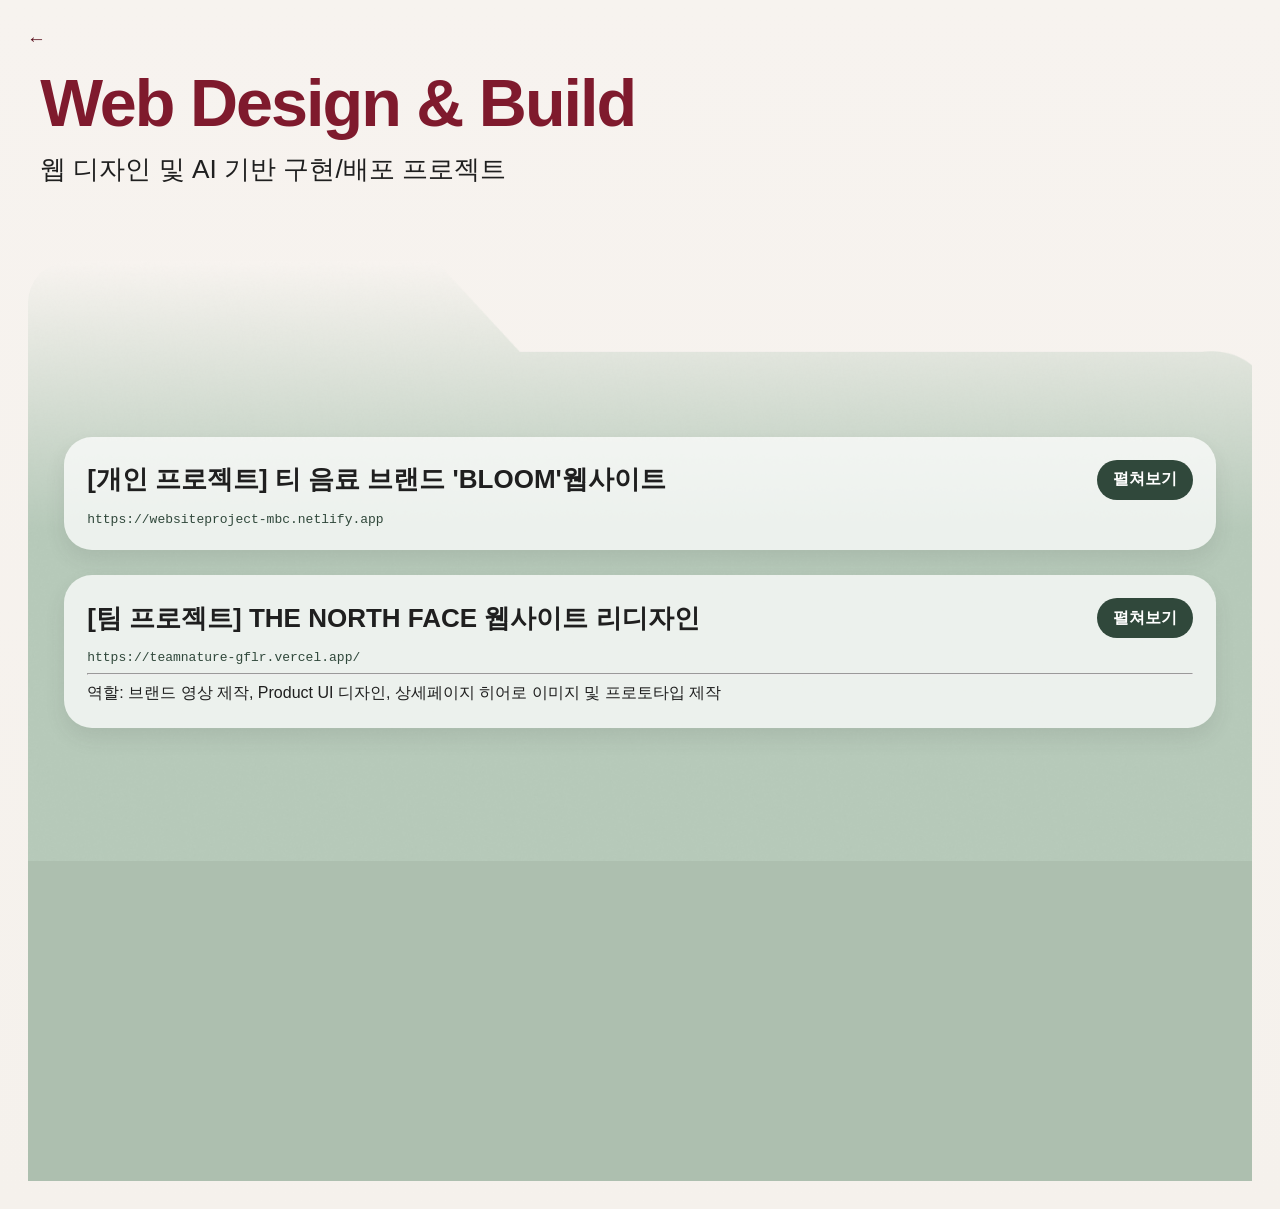
<file: projects_6.html>
<!doctype html>
<html lang="ko">
  <head>
    <meta charset="UTF-8" />
    <meta name="viewport" content="width=device-width, initial-scale=1.0" />
    <title>Project 06 - Web Design & Build</title>
    <link rel="stylesheet" href="./portfolio.css" />
  </head>
  <body class="page-project page-project-06">
    <div class="page-wrap">
      <main class="project-main">
        <section class="project-head">
          <a class="back-to-index" href="./index.html#index" aria-label="Index로 돌아가기" title="Index로 돌아가기"></a>
          <h1>Web Design &amp; Build</h1>
          <p class="project-sub">웹 디자인 및 AI 기반 구현/배포 프로젝트</p>
        </section>

        <section class="project-folder folder-green">
          <div class="folder-content project06-content">
            <article class="project06-site-card" aria-labelledby="project06-site-1-title">
              <div class="project06-site-head">
                <h2 id="project06-site-1-title">[개인 프로젝트] 티 음료 브랜드 'BLOOM'웹사이트 </h2>
                <button class="project06-toggle" type="button" aria-expanded="false" aria-controls="project06-site-1-embed">펼쳐보기</button>
              </div>

              <p class="project06-url">https://websiteproject-mbc.netlify.app</p>

              <div class="project06-embed" id="project06-site-1-embed" hidden>
                <iframe
                  src="https://websiteproject-mbc.netlify.app"
                  title="MBC website project preview"
                  loading="lazy"
                  referrerpolicy="no-referrer-when-downgrade"
                ></iframe>
                <p class="project06-fallback">임베드가 보이지 않으면 <a href="https://websiteproject-mbc.netlify.app" target="_blank" rel="noreferrer">새 탭에서 열기</a></p>
              </div>
            </article>

            <article class="project06-site-card" aria-labelledby="project06-site-2-title">
              <div class="project06-site-head">
                <h2 id="project06-site-2-title">[팀 프로젝트] THE NORTH FACE 웹사이트 리디자인</h2>
                <button class="project06-toggle" type="button" aria-expanded="false" aria-controls="project06-site-2-embed">펼쳐보기</button>
              </div>

              <p class="project06-url">https://teamnature-gflr.vercel.app/</p> <hr>
              <p>역할: 브랜드 영상 제작, Product UI 디자인, 상세페이지 히어로 이미지 및 프로토타입 제작</p>
              <div class="project06-embed" id="project06-site-2-embed" hidden>
                <iframe
                  src="https://teamnature-gflr.vercel.app/"
                  title="Team Nature project preview"
                  loading="lazy"
                  referrerpolicy="no-referrer-when-downgrade"
                ></iframe>
                <p class="project06-fallback">임베드가 보이지 않으면 <a href="https://teamnature-gflr.vercel.app/" target="_blank" rel="noreferrer">새 탭에서 열기</a></p>
              </div>
            </article>
          </div>
        </section>
      </main>
    </div>

    <script>
      (function () {
        const toggles = document.querySelectorAll('.project06-toggle');
        if (!toggles.length) return;

        toggles.forEach((button) => {
          button.addEventListener('click', () => {
            const targetId = button.getAttribute('aria-controls');
            const embed = targetId ? document.getElementById(targetId) : null;
            if (!embed) return;

            const isExpanded = button.getAttribute('aria-expanded') === 'true';
            const nextExpanded = !isExpanded;

            button.setAttribute('aria-expanded', String(nextExpanded));
            button.textContent = nextExpanded ? '접기' : '펼쳐보기';
            embed.hidden = !nextExpanded;
          });
        });
      })();
    </script>
  </body>
</html>
</file>
<file: portfolio.css>
﻿/* Project 02 전용 폴더 배경 및 카드 레이아웃 */
.project02-folder-wrap {
  position: relative;
  width: 100%;
  margin-top: 10px;
  overflow: visible;
}

/* ==========================================================
   PROJECT 06: Web Design & Build Folder Scaffold
   ========================================================== */
.page-project-06 .project-folder {
  margin-top: 58px;
  background:
    linear-gradient(180deg, transparent 0 600px, #adbfaf 600px 100%),
    url('./images/vector 7.png');
  background-repeat: no-repeat, no-repeat;
  background-position: top left, top center;
  background-size: 100% 100%, 100% auto;
}

.page-project-06 .folder-content {
  display: block;
  padding: 176px 36px 120px;
}

.page-project-06 .project06-content {
  display: grid;
  grid-template-columns: 1fr;
  gap: clamp(24px, 2vw, 34px);
}

.page-project-06 .project06-site-card {
  background: rgba(255, 255, 255, 0.74);
  border-radius: 28px;
  padding: clamp(20px, 1.8vw, 30px);
  box-shadow: 0 10px 20px rgba(55, 63, 57, 0.1);
}

.page-project-06 .project06-site-head {
  display: flex;
  justify-content: space-between;
  align-items: center;
  gap: 16px;
}

.page-project-06 .project06-site-head h2 {
  margin: 0;
  font-size: clamp(26px, 1.9vw, 34px);
}

.page-project-06 .project06-toggle {
  border: 0;
  border-radius: 999px;
  min-height: 40px;
  padding: 0 16px;
  font-size: 16px;
  font-weight: 700;
  background: #30483b;
  color: #fff;
  cursor: pointer;
}

.page-project-06 .project06-url {
  margin: 12px 0 0;
  font-family: var(--font-mono);
  font-size: clamp(13px, 0.95vw, 16px);
  color: #30483b;
}

.page-project-06 .project06-embed {
  margin-top: 16px;
}

.page-project-06 .project06-embed iframe {
  width: 100%;
  height: clamp(760px, 72vh, 1080px);
  border: 0;
  border-radius: 16px;
  background: #fff;
}

.page-project-06 .project06-fallback {
  margin: 10px 0 0;
  font-size: 14px;
}

@media (max-width: 1080px) {
  .page-project-06 .project-folder {
    margin-top: clamp(20px, 2.2vw, 32px);
  }

  .page-project-06 .folder-content {
    padding: 122px 20px 80px;
  }

  .page-project-06 .project06-embed iframe {
    height: clamp(680px, 68vh, 900px);
  }
}

@media (max-width: 700px) {
  .page-project-06 .project-folder {
    margin-top: 14px;
  }

  .page-project-06 .project06-site-head {
    flex-direction: column;
    align-items: flex-start;
  }
}

@media (min-width: 1081px) {
  .page-project-02 .project02-folder-wrap {
    margin-top: 110px;
  }
}

.project02-folder-vector4 {
  position: relative;
  width: 100%;
  min-height: 1080px;
  height: auto;
  overflow: visible;
  padding: 36px clamp(16px, 2vw, 28px) clamp(96px, 9.6vw, 168px);
  border-radius: 0;
  box-shadow: none;
  background: transparent;
  z-index: 0;
  pointer-events: none;
}

.project02-folder-vector4::before {
  content: '';
  position: absolute;
  left: 0;
  right: 0;
  top: 0;
  bottom: 0;
  z-index: 0;
  background: linear-gradient(180deg, transparent 0 934px, #cd855b 934px 100%);
}

.project02-folder-vector4 .folder-bg {
  display: block;
  width: 100%;
  height: auto;
  position: absolute;
  top: 0;
  left: 0;
  z-index: 1;
  pointer-events: none;
  transform: none;
}

.project02-archive-grid {
  position: relative;
  z-index: 1;
  pointer-events: auto;
  display: grid;
  grid-template-columns: 1fr;
  grid-auto-rows: auto;
  align-items: start;
  gap: clamp(14px, 2vw, 24px);
  width: 100%;
  margin: clamp(36px, 4vw, 56px) 0 0;
  padding: 0;
}

.project02-archive-block {
  width: 100%;
  max-width: 1378px;
  aspect-ratio: 1378 / 1388;
  position: relative;
  margin: 0 auto;
  display: block;
  min-height: 0;
  overflow: hidden;
  isolation: isolate;
}

.project02-archive-block--02 {
  max-width: 1352px;
  aspect-ratio: 1352 / 1362;
  margin-top: clamp(28px, 2.4vw, 38px);
  overflow: visible;
}

.archive-title-row {
  position: absolute;
  left: clamp(10px, 1.2vw, 18px);
  top: clamp(28px, 2.4vw, 38px);
  display: flex;
  align-items: baseline;
  gap: 14px;
  flex-wrap: wrap;
  z-index: 6;
}

.archive-label {
  margin: 0;
  font-family: var(--font-mono);
  font-size: clamp(18px, 1.5vw, 26px);
  letter-spacing: 0.06em;
  color: #8a2a36;
}

.archive-title-row h3 {
  margin: 0;
  font-family: var(--font-mono);
  font-size: clamp(24px, 2.2vw, 34px);
  font-weight: 700;
  letter-spacing: 0.02em;
  color: #6f1f2f;
}

.archive-summary {
  position: absolute;
  left: clamp(10px, 1.2vw, 18px);
  top: clamp(78px, 6.4vw, 104px);
  max-width: min(86%, 1050px);
  margin: 0;
  font-size: clamp(17px, 1.35vw, 23px);
  line-height: 1.46;
  color: rgba(86, 51, 40, 0.92);
  z-index: 5;
}

.archive01-layout {
  position: absolute;
  inset: 0;
  display: block;
  overflow: hidden;
}

.archive01-visuals {
  position: relative;
  width: 100%;
  height: 100%;
}

.archive-cover-card,
.archive-creative,
.archive-report-image {
  margin: 0;
  overflow: hidden;
  box-shadow: 0 16px 30px rgba(98, 61, 39, 0.22);
}

.archive-cover-card {
  border-radius: 10px;
  background: rgba(255, 255, 255, 0.25);
}

.archive-cover-card img,
.archive-creative img,
.archive-report-image img {
  width: 100%;
  height: 100%;
  display: block;
  object-fit: contain;
  object-position: center;
}

.archive-cover-card--large img,
.archive-cover-card--small img {
  height: auto;
  object-fit: contain;
}

.archive-cover-card--large {
  position: absolute;
  left: clamp(16px, 2vw, 30px);
  top: clamp(138px, 11.5vw, 182px);
  z-index: 1;
  width: 49.5%;
  height: auto;
  transform: none;
}

.archive-cover-card--small {
  position: absolute;
  left: clamp(264px, 23vw, 378px);
  top: clamp(274px, 24.5vw, 384px);
  z-index: 2;
  width: 49%;
  height: auto;
  margin-top: 0;
  transform: none;
}

.archive-creative {
  position: absolute;
  left: clamp(18px, 2vw, 30px);
  right: clamp(18px, 2vw, 30px);
  bottom: clamp(-8px, -0.6vw, 0px);
  width: auto;
  aspect-ratio: 3.25 / 1;
  border-radius: 0;
  margin-top: 0;
  z-index: 1;
  overflow: visible;
  box-shadow: none;
  background: transparent;
}

.archive-creative img {
  width: 110%;
  max-width: none;
  height: auto;
  margin-left: -5%;
}

.archive-role {
  position: absolute;
  right: clamp(12px, 1.4vw, 22px);
  top: clamp(292px, 24.5vw, 376px);
  justify-self: end;
  display: grid;
  gap: 18px;
  padding-top: 0;
  z-index: 4;
}

.archive-role-kicker {
  margin: 0;
  font-family: var(--font-mono);
  font-size: clamp(18px, 1.7vw, 26px);
  letter-spacing: 0.1em;
  color: #8a2a36;
  text-align: right;
}

.archive-role-tags {
  display: grid;
  grid-template-columns: repeat(2, max-content);
  gap: 12px 12px;
  justify-content: end;
  justify-items: end;
}

.archive-role-tags li {
  display: inline-flex;
  align-items: center;
  min-height: 34px;
  padding: 0 14px;
  border-radius: 999px;
  background: rgba(255, 255, 255, 0.93);
  border: 1px solid rgba(255, 255, 255, 0.4);
  color: #563328;
  font-size: clamp(14px, 1vw, 17px);
  white-space: nowrap;
}

.archive02-layout {
  position: absolute;
  left: clamp(16px, 2vw, 30px);
  right: clamp(16px, 2vw, 30px);
  top: clamp(150px, 12.5vw, 202px);
  display: grid;
  grid-template-columns: minmax(0, 7.15fr) minmax(250px, 2.85fr);
  gap: clamp(20px, 2vw, 30px);
  align-items: start;
  z-index: 2;
}

.archive-report-image {
  aspect-ratio: 1.82 / 1.12;
  border-radius: 8px;
  background: rgba(255, 255, 255, 0.25);
}

.archive-case-summary {
  display: grid;
  gap: 18px;
  align-content: start;
  padding-top: clamp(6px, 0.9vw, 12px);
  margin-left: 10px;
}

.archive-case {
  display: grid;
  gap: 10px;
  color: #2b1c19;
}

.archive-case-label {
  margin: 0;
  font-family: var(--font-mono);
  font-size: clamp(20px, 1.8vw, 28px);
  letter-spacing: 0.06em;
  color: #8a2a36;
}

.archive-case strong {
  font-size: clamp(31px, 3.05vw, 50px);
  line-height: 1.06;
  letter-spacing: -0.01em;
  font-weight: 800;
}

.archive-case span,
.archive-case em {
  font-style: normal;
  font-size: clamp(16px, 1.2vw, 22px);
  line-height: 1.2;
}

.archive-case--secondary {
  gap: 8px;
}

.archive-case--secondary strong {
  font-size: clamp(22px, 2.1vw, 34px);
  line-height: 1.14;
  letter-spacing: 0.02em;
}

.archive-case em {
  font-family: var(--font-mono);
  font-weight: 700;
  color: #6f1f2f;
}

.archive-case b {
  font-weight: 800;
}

.project02-archive-block--02 .archive-title-row {
  top: clamp(44px, 3.4vw, 67px);
}

.project02-archive-block--02 .archive-summary {
  top: clamp(113px, 9vw, 147px);
}

.archive-variation-row {
  position: absolute;
  left: clamp(16px, 2vw, 30px);
  right: clamp(16px, 2vw, 30px);
  bottom: -150px;
  display: grid;
  grid-template-columns: repeat(2, minmax(0, 1fr));
  gap: clamp(18px, 2vw, 30px);
  align-items: start;
  margin-top: 0;
  z-index: 3;
}

.project02-archive-block--02 .archive02-layout {
  top: clamp(212px, 17.2vw, 274px);
}

.archive-variation-card {
  display: grid;
  grid-template-columns: minmax(0, 1fr) minmax(0, 1fr);
  grid-template-areas:
    "copy copy"
    "placeholder media";
  gap: 12px;
  align-content: start;
  align-items: end;
  position: relative;
  background: transparent;
  border: 0;
  box-shadow: none;
}

.archive-variation-media {
  grid-area: media;
  margin: 0;
  display: flex;
  justify-content: flex-end;
  align-items: flex-end;
  box-shadow: none;
  overflow: visible;
}

.archive-variation-media img {
  width: 72%;
  height: auto;
  display: block;
  object-fit: contain;
  align-self: end;
  margin: 0;
  transform: translateX(-50%);
}

.archive-variation-copy {
  grid-area: copy;
  display: grid;
  gap: 8px;
  min-height: 74px;
}

.archive-variation-chip {
  display: inline-flex;
  align-items: center;
  width: fit-content;
  min-height: 34px;
  padding: 0 14px;
  border-radius: 999px;
  background: rgba(255, 255, 255, 0.94);
  color: #7a1e2c;
  font-family: var(--font-mono);
  font-size: clamp(14px, 1.05vw, 17px);
  font-weight: 700;
}

.archive-variation-text {
  margin: 0;
  font-size: clamp(14px, 1.05vw, 18px);
  line-height: 1.48;
  color: rgba(86, 51, 40, 0.92);
}

.archive-variation-video {
  grid-area: placeholder;
  position: relative;
  left: auto;
  bottom: auto;
  width: 96.8%;
  height: auto;
  min-height: 0;
  aspect-ratio: 0.6 / 1;
  border-radius: 0;
  background: transparent;
  border: 0;
  display: block;
  object-fit: cover;
  object-position: center;
  clip-path: inset(0 3% 0 3%);
  overflow: hidden;
  justify-self: start;
  align-self: end;
}

.archive-variation-note {
  position: absolute;
  left: clamp(16px, 2vw, 30px);
  right: clamp(16px, 2vw, 30px);
  bottom: clamp(360px, 29vw, 430px);
  margin: 0;
  font-size: clamp(14px, 1.05vw, 18px);
  line-height: 1.4;
  color: rgba(86, 51, 40, 0.9);
  z-index: 3;
}

/* Make Archive 02 height expand with content instead of fixed artboard sizing. */
.project02-archive-block--02 {
  aspect-ratio: auto;
  height: auto;
  min-height: 0;
  padding: clamp(30px, 2.4vw, 40px) clamp(16px, 2vw, 30px) clamp(40px, 3.2vw, 54px);
}

.project02-archive-block--02 .archive-title-row,
.project02-archive-block--02 .archive-summary,
.project02-archive-block--02 .archive02-layout,
.project02-archive-block--02 .archive-variation-row,
.project02-archive-block--02 .archive-variation-note {
  position: relative;
  left: auto;
  right: auto;
  top: auto;
  bottom: auto;
}

.project02-archive-block--02 .archive-title-row {
  margin: 0;
}

.project02-archive-block--02 .archive-summary {
  margin: clamp(10px, 0.9vw, 14px) 0 0;
  max-width: min(95%, 1080px);
}

.project02-archive-block--02 .archive02-layout {
  margin-top: clamp(20px, 1.8vw, 28px);
}

.project02-archive-block--02 .archive-variation-row {
  margin-top: clamp(26px, 2.2vw, 34px);
}

.project02-archive-block--02 .archive-variation-card {
  min-height: 620px;
}

.project02-archive-block--02 .archive-variation-note {
  margin-top: clamp(14px, 1.2vw, 18px);
}

@media (max-width: 1200px) {
}


  .page-project-05 .project05-biz-block {
    grid-template-columns: repeat(2, minmax(0, 1fr));
  }
@media (max-width: 900px) {
  .project02-folder-wrap {
    min-width: 1180px;
  }
}

@media (max-width: 640px) {
  .project02-folder-wrap {
    min-width: 1180px;
  }
}

/* ==========================================================
   PROJECT 02: Match Marketing Reference Layout
   ========================================================== */
.page-project-02 .project-head {
  margin-top: clamp(18px, 2vw, 28px);
  grid-template-columns: 1fr;
  gap: clamp(10px, 1.1vw, 14px);
}

.page-project-02 .project-main {
  padding: clamp(56px, 5vw, 84px) clamp(20px, 2.2vw, 34px) clamp(20px, 2.2vw, 34px);
}

.page-project-02 .project-head > :not(.strategy-block) {
  width: min(96%, 1240px);
}

.page-project-02 .project-sub {
  font-size: clamp(26px, 2.05vw, 36px);
  font-weight: 700;
}

.page-project-02 .project-note {
  font-size: clamp(14px, 1.05vw, 17px);
  line-height: 1.55;
}

.page-project-02 .badge-row {
  margin-top: clamp(8px, 0.7vw, 12px);
}

.page-project-02 .badge-row span {
  display: inline-grid;
  gap: 2px;
  justify-items: center;
  padding: 14px 24px;
  border-radius: 22px;
  font-family: var(--font-mono);
  min-width: clamp(130px, 9vw, 176px);
  min-height: 74px;
  font-size: clamp(20px, 1.5vw, 27px);
}

.page-project-02 .badge-row span small {
  font-size: clamp(15px, 1.05vw, 19px);
  font-weight: 700;
  line-height: 1.08;
}

.page-project-02 .badge-row span strong {
  font-size: inherit;
  font-weight: 700;
  line-height: 1.05;
}

.page-project-02 .strategy-block {
  padding: 0;
  min-height: auto;
  border-radius: 0;
  background: transparent;
  box-shadow: none;
}

.page-project-02 .strategy-block h2 {
  font-size: clamp(34px, 2.35vw, 45px);
  letter-spacing: 0.01em;
}

.page-project-02 .strategy-block p {
  margin-top: 6px;
  font-size: clamp(14px, 1.02vw, 17px);
  line-height: 1.56;
}

.page-project-02 .archive-summary b {
  color: #2b1c19;
  font-weight: 800;
}

.page-project-02 .archive-role {
  right: clamp(8px, 0.9vw, 14px);
  top: clamp(184px, 15.2vw, 236px);
  bottom: auto;
  min-width: clamp(272px, 21.8vw, 316px);
  gap: clamp(18px, 1.6vw, 24px);
  padding: clamp(14px, 1.02vw, 18px) clamp(14px, 1.2vw, 18px);
  border-radius: 0;
  background: transparent;
  border: 0;
  z-index: 6;
}

.page-project-02 .archive-role-kicker {
  font-size: clamp(28px, 2.22vw, 38px);
  letter-spacing: 0.06em;
}

.page-project-02 .archive-role-tags {
  gap: 16px 16px;
}

.page-project-02 .archive-role-tags li {
  min-height: 42px;
  padding: 0 16px;
  font-size: clamp(15px, 1.02vw, 18px);
}

.page-project-03 .project-head {
  margin-top: clamp(18px, 2vw, 28px);
}

.page-project-03 .project-main {
  padding: clamp(56px, 5vw, 84px) clamp(20px, 2.2vw, 34px) clamp(20px, 2.2vw, 34px);
}

.page-project-04 .project-head,
.page-project-05 .project-head,
.page-project-06 .project-head {
  margin-top: clamp(18px, 2vw, 28px);
}

.page-project-04 .project-main,
.page-project-05 .project-main,
.page-project-06 .project-main {
  padding: clamp(56px, 5vw, 84px) clamp(20px, 2.2vw, 34px) clamp(20px, 2.2vw, 34px);
}

@media (max-width: 1180px) {
  .page-project-02 .archive-role {
    min-width: clamp(240px, 21vw, 286px);
    padding: 12px 14px;
  }

  .page-project-02 .archive-role-kicker {
    font-size: clamp(24px, 2.4vw, 34px);
  }

  .page-project-02 .archive-role-tags li {
    min-height: 40px;
    font-size: clamp(14px, 1.08vw, 17px);
  }
}

.page-project-02 .project02-archive-block--01 {
  overflow: visible;
}

.page-project-02 .project02-archive-block--01 .archive01-layout {
  overflow: visible;
}

.page-project-02 .project02-archive-block--01 .archive-creative {
  bottom: clamp(-34px, -2.4vw, -16px);
}

.page-project-02 .project02-archive-block--01 .archive-creative-label {
  position: absolute;
  left: 0;
  top: clamp(-48px, -3.2vw, -34px);
  margin: 0;
  font-family: var(--font-mono);
  font-size: clamp(16px, 1.2vw, 22px);
  font-weight: 700;
  letter-spacing: 0.02em;
  color: #6f1f2f;
  z-index: 2;
}

.page-project-02 .archive-case-summary {
  gap: 20px;
}

.page-project-02 .archive-case-label {
  display: inline-flex;
  align-items: center;
  width: fit-content;
  min-height: 36px;
  padding: 0 16px;
  border-radius: 999px;
  background: rgba(255, 255, 255, 0.95);
  color: #5f2030;
  font-size: clamp(16px, 1.2vw, 22px);
}

.page-project-02 .archive-case--primary em {
  font-size: clamp(34px, 2.9vw, 48px);
  line-height: 1.04;
  color: #2d1b17;
  letter-spacing: -0.01em;
}

.page-project-02 .archive-case--secondary strong {
  font-size: clamp(18px, 1.65vw, 28px);
}

.page-project-02 .archive-case--secondary span {
  font-size: clamp(37px, 2.75vw, 44px);
  line-height: 1.03;
  color: #2d1b17;
  letter-spacing: -0.01em;
}

.page-project-02 .archive02 {
  display: grid;
  row-gap: clamp(20px, 1.8vw, 30px);
}

.page-project-02 .archive02-top {
  display: grid;
  grid-template-columns: minmax(0, 1fr) minmax(280px, 320px);
  column-gap: clamp(20px, 1.8vw, 28px);
  align-items: start;
}

.page-project-02 .archive02-analysis {
  display: grid;
  grid-template-columns: repeat(2, minmax(0, 1fr));
  column-gap: clamp(12px, 1vw, 18px);
}

.page-project-02 .archive-analysis-image {
  margin: 0;
  overflow: hidden;
  box-shadow: 0 8px 18px rgba(60, 38, 30, 0.16);
}

.page-project-02 .archive-analysis-image img {
  display: block;
  width: 100%;
  height: 100%;
  object-fit: cover;
}

.page-project-02 .archive02-case {
  min-width: 0;
}

.page-project-02 .archive02-description {
  margin: 0;
  font-size: clamp(18px, 1.26vw, 24px);
  line-height: 1.32;
  color: rgba(86, 51, 40, 0.94);
}

.page-project-02 .archive02-description strong {
  color: #2b1c19;
}

.page-project-02 .archive02-bottom {
  display: grid;
  grid-template-columns: 553px auto 553px;
  align-items: end;
  justify-content: space-between;
  column-gap: clamp(18px, 2vw, 34px);
}

.page-project-02 .archive02-bottom .video-group {
  position: relative;
  width: 553px;
  height: 556px;
}

.page-project-02 .archive02-bottom .video-group > video {
  position: absolute;
  left: 0;
  top: 0;
  width: 311px;
  height: 556px;
  object-fit: cover;
  object-position: center;
  z-index: 1;
}

.page-project-02 .archive02-bottom .video-group .thumbnail {
  position: absolute;
  right: 0;
  bottom: 0;
  width: 226px;
  height: 405px;
  z-index: 2;
}

.page-project-02 .archive02-bottom .video-group .thumbnail img {
  display: block;
  width: 100%;
  height: 100%;
  object-fit: cover;
}

.page-project-02 .archive02-bottom .video-group .archive-variation-chip {
  position: absolute;
  left: 0;
  top: -44px;
  min-height: 36px;
  padding: 0 16px;
  border-radius: 999px;
  background: rgba(255, 255, 255, 0.96);
  color: #7a1e2c;
  font-size: clamp(14px, 1.02vw, 17px);
  font-weight: 700;
  box-shadow: 0 4px 12px rgba(70, 40, 30, 0.15);
}

.page-project-02 .archive02-bottom .arrow {
  align-self: center;
  justify-self: center;
  font-size: clamp(36px, 3vw, 54px);
  line-height: 1;
  color: #241814;
}

.page-project-02 .archive03 {
  display: grid;
  row-gap: clamp(18px, 1.6vw, 26px);
}

.page-project-02 .project02-archive-block--03.archive03 .archive-title-row {
  top: 7.4%;
}

.page-project-02 .project02-archive-block--03.archive03 .archive-summary {
  top: 10.8%;
}

.page-project-02 .archive03-media-grid {
  display: grid;
  grid-template-columns: repeat(5, minmax(0, 1fr));
  gap: clamp(6px, 0.9vw, 18px);
}

.page-project-02 .archive03-media-grid > * {
  position: relative;
}

.page-project-02 .archive03-media-grid video,
.page-project-02 .archive03-media-grid img {
  width: 100%;
  aspect-ratio: 9 / 16;
  object-fit: cover;
  display: block;
  border-radius: 0;
  box-shadow: 0 8px 18px rgba(60, 38, 30, 0.16);
  background: rgba(255, 255, 255, 0.35);
}

.page-project-02 .archive03-media-grid > :nth-child(-n+5) {
  margin-top: clamp(150px, 16vw, 320px);
  z-index: 3;
}

.page-project-02 .archive03-media-grid > :nth-child(n+6) {
  margin-top: clamp(-44px, -2.2vw, -10px);
  z-index: 2;
}

@media (min-width: 1440px) {
  .page-project-02 .archive02-top {
    grid-template-columns: 1fr 340px;
    column-gap: 32px;
  }

  .page-project-02 .archive02-bottom {
    grid-template-columns: 553px auto 553px;
    column-gap: 26px;
  }
}

@media (max-width: 1439px) {
  .page-project-02 .archive02-top {
    grid-template-columns: 1fr;
    row-gap: 20px;
  }

  .page-project-02 .archive02-analysis {
    grid-template-columns: 1fr;
    row-gap: 14px;
  }

  .page-project-02 .archive02-bottom {
    grid-template-columns: 1fr;
    row-gap: 26px;
    justify-items: center;
  }

  .page-project-02 .archive02-bottom .arrow {
    transform: rotate(90deg);
  }

  .page-project-02 .archive02-bottom .video-group {
    width: min(553px, 100%);
  }

  .page-project-02 .archive02-bottom .video-group > video {
    width: min(311px, 56.24%);
  }

  .page-project-02 .archive02-bottom .video-group .thumbnail {
    width: min(226px, 40.86%);
  }
}

@media (max-width: 767px) {
  .page-project-02 .archive03-media-grid {
    gap: 6px;
  }
}
/* ==========================================================
   PORTFOLIO.CSS  ?? Minhee Ha
   Sections: nav / home / profile / skills / index
   Each section = 1 viewport  (scroll-snap)
   ========================================================== */

@import url('https://fonts.googleapis.com/css2?family=IBM+Plex+Mono:wght@500;600&family=League+Spartan:wght@600;700;800&family=SUIT:wght@400;500;700;800&family=Roboto+Mono:wght@400;500;700&display=swap');

/* ?? DESIGN TOKENS ?? */
:root {
  --color-bg:   #f6f5f3;
  --color-ink:  #1f1f1f;
  --color-red:  #7f1a2d;
  --color-line: #d7d3cf;
  --color-muted:#8a8a8a;
  --color-accent: #d4a074;

  --font-title: 'League Spartan', 'SUIT', sans-serif;
  --font-body:  'SUIT', sans-serif;
  --font-mono:  'Roboto Mono', monospace;

  /* wireframe design canvas = 1366px */
  --dw: 1366;
  --vw: 100vw;
  --layout-w: 100vw;
  --u: calc(var(--layout-w) / var(--dw));
  --nav-h: clamp(67px, calc(var(--layout-w) * 102 / var(--dw)), 102px);
  --content-max: 1280px;
  --section-gap: clamp(10px, 1.6vh, 18px);
  --section-v-scale: 0.85;
  --section-content-vh: calc(100svh * var(--section-v-scale));

  /* Aliases kept for project pages */
  --bg: var(--color-bg);
  --ink: var(--color-ink);
  --deep-red: var(--color-red);
  --line: var(--color-line);
}

/* ?? RESET ?? */
*, *::before, *::after { box-sizing: border-box; }
h1, h2, h3, p, ul { margin: 0; padding: 0; }
ul { list-style: none; }
a  { color: inherit; text-decoration: none; }
img { display: block; max-width: 100%; }

html, body {
  margin: 0;
  padding: 0;
  background: var(--color-bg);
  color: var(--color-ink);
  font-family: var(--font-body);
  overflow-x: hidden;
}

body {
  background:
    radial-gradient(circle at 10% 0%, rgba(212, 160, 116, 0.14), transparent 38%),
    linear-gradient(180deg, #f7f5f2 0%, #f4f1ed 100%);
}

/* ?? SCROLL-SNAP ?? */
html {
  scroll-snap-type: y mandatory;
  scroll-behavior: smooth;
  scroll-padding-top: var(--nav-h);
}

/* ==========================================================
   NAVIGATION
   ========================================================== */
.nav {
  position: fixed;
  top: 0; left: 0;
  width: 100%;
  z-index: 1000;
  height: var(--nav-h);
  background: rgba(127, 26, 45, 0.92);
  backdrop-filter: blur(8px);
  display: grid;
  grid-template-columns: repeat(4, 1fr);
  align-items: center;
  text-align: center;
}

.nav__link {
  color: #fff;
  font-family: var(--font-title);
  font-weight: 700;
  font-size: clamp(24px, calc(var(--layout-w) * 42 / var(--dw)), 42px);
  letter-spacing: 0.01em;
  transition: opacity 0.15s, color 0.2s;
}
.nav__link:hover { opacity: 0.75; }

.nav__link.is-active {
  color: #ffd5aa;
}

/* ==========================================================
   SECTION BASE  ?? each section is exactly 1 viewport tall
   ========================================================== */
.section {
  height: 100svh;
  min-height: 100svh;
  scroll-snap-align: start;
  overflow: hidden;
  position: relative;
  padding-top: var(--nav-h);
  display: flex;
  justify-content: center;
  align-items: flex-start;
}

.section:not(.section-home) {
  overflow-x: hidden;
  overflow-y: hidden;
}

.section-inner {
  width: min(
    calc((100svh - var(--nav-h) - (var(--section-gap) * 2)) * 16 / 9),
    calc(100% - 80px),
    var(--content-max)
  );
  aspect-ratio: 16 / 9;
  max-height: calc(100svh - var(--nav-h) - (var(--section-gap) * 2));
  min-height: 0;
  margin-left: auto;
  margin-right: auto;
  margin-top: var(--section-gap);
  margin-bottom: var(--section-gap);
  overflow: hidden;
}

/* ==========================================================
   SECTION: HOME
   ========================================================== */
.section-home {
  --home-video-focus-y: 60%;
  isolation: isolate;
  width: 100%;
  margin: 0;
  height: 100dvh;
  min-height: 100svh;
  padding-top: var(--nav-h);
  padding-left: 0;
  padding-right: 0;
  align-items: center;
}

.section.section-home {
  overflow: visible;
}

.section-home::after {
  content: '';
  position: absolute;
  inset: 0;
  z-index: 1;
  pointer-events: none;
  opacity: 0.07;
  background-image:
    radial-gradient(circle at 12% 14%, rgba(255, 255, 255, 0.7) 0 1px, transparent 1px),
    radial-gradient(circle at 64% 52%, rgba(255, 255, 255, 0.55) 0 1px, transparent 1px),
    radial-gradient(circle at 83% 26%, rgba(255, 255, 255, 0.45) 0 1px, transparent 1px);
  background-size: 3px 3px, 4px 4px, 5px 5px;
  mix-blend-mode: soft-light;
}

.home-video {
  position: absolute;
  inset: 0;
  width: 100%;
  height: 100%;
  object-fit: cover;
  object-position: center var(--home-video-focus-y);
  opacity: 1;
  z-index: 0;
  border-radius: 0;
}

@media (max-width: 1200px) {
  .section-home {
    --home-video-focus-y: 60%;
  }
}

@media (max-width: 900px) {
  .section-home {
    --home-video-focus-y: 60%;
  }
}

@media (max-width: 640px) {
  .section-home {
    --home-video-focus-y: 60%;
  }
}

@media (max-width: 480px) {
  .section-home {
    --home-video-focus-y: 60%;
  }
}

.home-stage {
  position: relative;
  width: min(
    calc((100svh - var(--nav-h) - (var(--section-gap) * 2)) * 16 / 9),
    100vw
  );
  aspect-ratio: 16 / 9;
  max-height: calc(100svh - var(--nav-h) - (var(--section-gap) * 2));
  margin-top: var(--section-gap);
  margin-bottom: var(--section-gap);
  overflow: visible;
}

.fixed-scroll {
  position: fixed;
  z-index: 900;
  left: 50%;
  bottom: clamp(10px, 2vh, 22px);
  transform: translateX(-50%);
  text-align: center;
  white-space: nowrap;
  color: rgba(255, 255, 255, 1);
  font-family: var(--font-mono);
  font-size: clamp(14.4px, calc(var(--layout-w) * 22.4 / var(--dw)), 22.4px);
  font-weight: 700;
  letter-spacing: 0.06em;
  text-shadow: 0 2px 14px rgba(0, 0, 0, 0.7);
  background: rgba(0, 0, 0, 0.35);
  border: 1px solid rgba(255, 255, 255, 0.28);
  border-radius: 999px;
  padding: 0.28em 0.72em;
  backdrop-filter: blur(2px);
  animation: fixed-scroll-bounce 2s ease-in-out infinite;
}

@keyframes fixed-scroll-bounce {
  0%,
  100% { transform: translateX(-50%) translateY(0); }
  50% { transform: translateX(-50%) translateY(8px); }
}

.section-head {
  margin-top: calc(var(--layout-w) * 10 / var(--dw));
  margin-bottom: calc(var(--layout-w) * 8 / var(--dw));
  display: grid;
  gap: calc(var(--layout-w) * 4 / var(--dw));
}

.section-head__eyebrow {
  font-family: var(--font-mono);
  font-size: clamp(18px, calc(var(--layout-w) * 24 / var(--dw)), 24px);
  letter-spacing: 0.14em;
  color: var(--color-red);
}

.section-head__title {
  font-family: var(--font-title);
  font-size: clamp(36px, calc(var(--layout-w) * 62 / var(--dw)), 62px);
  line-height: 0.94;
  letter-spacing: -0.02em;
}

.section-head__desc {
  font-size: clamp(20px, calc(var(--layout-w) * 24 / var(--dw)), 24px);
  line-height: 1.42;
  color: #4a433d;
}

[data-reveal] {
  opacity: 0;
  transform: translateY(26px);
  transition: opacity 0.7s ease, transform 0.7s ease;
}

[data-reveal].is-visible {
  opacity: 1;
  transform: translateY(0);
}

/* ==========================================================
   SECTION: PROFILE
   ========================================================== */
.section-profile {
  --profile-visual-scale: 0.88;
  --profile-card-scale: 0.81;
  --profile-photo-share: 0.333333;
  --profile-video-shift-y: -7.4%;
  height: 100%;
  min-height: 0;
  overflow: visible;
  width: 100%;
  margin: 0;
  display: flex;
  flex-direction: column;
  padding-left: 0;
  padding-right: 0;
  padding-bottom: clamp(14px, 2.6vh, 28px);
}

.section.section-profile {
  overflow-x: visible;
  overflow-y: visible;
}

.section-profile .section-inner {
  overflow: visible;
}

.section-profile .section-head {
  width: 100%;
  max-width: none;
  margin-left: auto;
  margin-right: auto;
  margin-top: 0;
  margin-bottom: clamp(10px, 1.4vh, 16px);
}

.profile-inner {
  width: 100%;
  max-width: none;
  margin: 0 auto;
  display: flex;
  flex-wrap: nowrap;
  justify-content: center;
  align-items: flex-start;
  gap: calc(31px * var(--profile-visual-scale));
}

.profile-photo {
  width: calc((100% - calc(31px * var(--profile-visual-scale))) * var(--profile-photo-share));
  flex: 0 0 calc((100% - calc(31px * var(--profile-visual-scale))) * var(--profile-photo-share));
  aspect-ratio: 442 / 687;
  background: linear-gradient(150deg, #d2ccc3, #b8afa1);
  border-radius: 14px;
  box-shadow: 0 14px 30px rgba(66, 53, 42, 0.15);
  overflow: hidden;
  min-width: 0;
}

.profile-photo-video {
  width: 100%;
  height: 100%;
  object-fit: cover;
  object-position: center 35%;
  transform: scale(1.16) translateX(0.3%)translateY(var(--profile-video-shift-y));
  transform-origin: center;
  display: block;
}

/* Enlarged card for better balance */
.profile-card {
  width: min(100%, calc(731px * var(--profile-visual-scale) * var(--profile-card-scale)));
  height: auto;
  flex: 1 1 calc(731px * var(--profile-visual-scale) * var(--profile-card-scale));
  aspect-ratio: 860 / 706;
  position: relative;
  overflow: visible;
  min-width: 0;
}

.profile-card::before {
  content: none;
}

.profile-folder-img {
  width: 100%;
  height: 100%;
  object-fit: contain;
  object-position: center;
  margin: 0 auto;
  display: block;
}

/* Increased horizontal padding for readability */
.profile-content {
  position: absolute;
  inset: 0;
  padding: clamp(38px, 10.5%, 72px) clamp(18px, 5%, 38px) clamp(16px, 5%, 32px);
  overflow: visible;
}

/* Raise title for better spacing from folder line */
.profile-title,
.section-title,
.profile-card__title {
  position: absolute;
  top: 5.5%;
  right: 7.5%;
  margin: 0;
  color: var(--color-red);
  font-family: var(--font-mono);
  font-weight: 600;
  font-size: clamp(54px, 8.4vw, 111px);
  line-height: 1;
  text-align: right;
  letter-spacing: 0.01em;
  z-index: 2;
}

/* Increase column gap and keep grid structure */
.profile-grid,
.profile-card__body {
  display: grid;
  grid-template-columns: 1fr;
  gap: clamp(6px, 0.9vw, 12px);
  width: 100%;
  margin-top: 16%;
}

.profile-col {
  display: flex;
  flex-direction: column;
  gap: 25px;
  min-width: 0;
}

.profile-col * {
  min-width: 0;
}

.profile-col h3 {
  margin: 0 0 4px;
  color: var(--color-red);
  font-family: var(--font-mono);
  font-size: clamp(13px, 1.1vw, 20px);
  font-weight: 700;
  line-height: 1.2;
  letter-spacing: 0.02em;
}

.profile-col ul {
  margin: 0;
  padding: 0;
  list-style: none;
  display: flex;
  flex-direction: column;
  gap: clamp(4px, 0.55vw, 8px);
}

/* Fix date/content overlap, increase font size and line-height */
.profile-col li {
  display: grid;
  grid-template-columns: minmax(96px, 120px) minmax(0, 1fr);
  column-gap: clamp(10px, 2vw, 24px);
  align-items: start;
  font-size: clamp(11px, 1.05vw, 15px);
  line-height: 1.38;
  word-break: keep-all;
}

.profile-education .profile-list__item,
.profile-career .profile-list__item {
  column-gap: calc(clamp(10px, 2vw, 24px) + 30px);
}

.profile-experience .profile-list__item {
  column-gap: max(0px, calc(clamp(6px, 1.2vw, 14px) - 40px));
  grid-template-columns: minmax(58px, 73px) minmax(0, 1fr);
}

.profile-col li > span:first-child {
  font-weight: 700;
  font-family: var(--font-mono);
  white-space: nowrap;
}

.profile-col li > span:last-child {
  font-weight: 500;
  line-height: inherit;
  overflow-wrap: anywhere;
}

.profile-col .profile-tools,
.profile-col > div:last-child {
  display: flex;
  flex-direction: column;
  gap: 8px;
}

.profile-col .profile-tools__group {
  display: flex;
  flex-direction: column;
  gap: 4px;
}

.profile-col .profile-tools {
  display: grid;
  grid-template-columns: repeat(2, minmax(0, 1fr));
  gap: 12px;
  align-items: start;
}

.profile-col.profile-col--right > .profile-tools {
  display: grid !important;
  grid-template-columns: 1fr 1fr !important;
  column-gap: 16px;
  row-gap: 8px;
  width: 100%;
}

.profile-col.profile-col--right > .profile-tools > .profile-tools__group {
  flex: 1 1 0;
  min-width: 0;
}

.tool-icons,
.profile-tools__icons {
  display: flex;
  flex-wrap: wrap;
  align-items: center;
  gap: clamp(7px, 0.84vw, 12px);
}

.tool-icons img,
.profile-tools__icons img {
  width: 29px;
  height: 29px;
  object-fit: contain;
}

@media (min-width: 1025px) {
  .section-profile .section-head,
  .section-skills .section-head {
    margin-bottom: clamp(4px, 0.8vh, 10px);
  }

  .section-profile .section-head__desc,
  .section-skills .section-head__desc {
    font-size: clamp(16px, 0.95vw, 20px);
    line-height: 1.32;
  }

  .profile-inner {
    gap: clamp(
      calc(16px * var(--profile-visual-scale)),
      calc(1.6vw * var(--profile-visual-scale)),
      calc(22px * var(--profile-visual-scale))
    );
  }

  .profile-photo {
    width: calc((100% - clamp(
      calc(16px * var(--profile-visual-scale)),
      calc(1.6vw * var(--profile-visual-scale)),
      calc(22px * var(--profile-visual-scale))
    )) * var(--profile-photo-share));
    flex: 0 0 calc((100% - clamp(
      calc(16px * var(--profile-visual-scale)),
      calc(1.6vw * var(--profile-visual-scale)),
      calc(22px * var(--profile-visual-scale))
    )) * var(--profile-photo-share));
  }

  .profile-card {
    width: min(100%, calc(470px * var(--profile-visual-scale) * var(--profile-card-scale)));
    flex: 1 1 calc(470px * var(--profile-visual-scale) * var(--profile-card-scale));
  }

  .profile-content {
    padding: clamp(24px, 7.1%, 46px) clamp(12px, 3.2%, 20px) clamp(8px, 2.3%, 15px);
  }

  .profile-title,
  .section-title,
  .profile-card__title {
    top: 4.9%;
    right: 9.2%;
    font-size: clamp(36px, 5.55vw, 71px);
  }

  .profile-grid,
  .profile-card__body {
    gap: 25px;
    margin-top: 12.3%;
  }

  .profile-col {
    gap: 25px;
  }

  .profile-col h3 {
    margin: 0 0 2px;
  }

  .profile-col ul {
    gap: clamp(3px, 0.4vw, 6px);
  }

  .profile-col li {
    grid-template-columns: minmax(82px, 102px) minmax(0, 1fr);
    column-gap: clamp(7px, 1.05vw, 13px);
    font-size: clamp(11px, 0.9vw, 14px);
    line-height: 1.38;
  }

  .profile-education .profile-list__item,
  .profile-career .profile-list__item {
    column-gap: calc(clamp(7px, 1.05vw, 13px) + 30px);
  }

  .profile-experience .profile-list__item {
    column-gap: max(0px, calc(clamp(5px, 0.8vw, 10px) - 40px));
    grid-template-columns: minmax(50px, 62px) minmax(0, 1fr);
  }

  .tool-icons img,
  .profile-tools__icons img {
    width: 26px;
    height: 26px;
  }

  .section-skills {
    padding-bottom: clamp(6px, 1vh, 12px);
  }

  .skills-title {
    margin-top: clamp(4px, 1vh, 10px);
    font-size: clamp(34px, 3.4vw, 56px);
  }

  .skills-group {
    margin-top: clamp(3px, 0.55vh, 7px);
    padding-top: clamp(3px, 0.55vh, 7px);
  }

  .skills-group__label {
    margin-bottom: clamp(5px, 0.7vh, 9px);
    font-size: clamp(22px, 2vw, 32px);
  }

  .skills-grid {
    gap: clamp(6px, 0.7vw, 10px);
  }

  .skills-group--build .skills-grid--2 {
    grid-template-columns: repeat(3, minmax(0, 1fr));
  }

  .skill-card {
    padding: clamp(5px, 0.55vw, 8px);
  }

  .skill-card__head {
    gap: clamp(5px, 0.5vw, 8px);
    margin-bottom: clamp(4px, 0.45vw, 7px);
  }

  .skill-card__icon {
    width: clamp(18px, 1.4vw, 24px);
    height: clamp(18px, 1.4vw, 24px);
  }

  .skill-card__name {
    font-size: clamp(18px, 1.7vw, 24px);
  }

  .skill-card__desc {
    font-size: clamp(14px, 1.1vw, 17px);
    line-height: 1.28;
  }
}

/* ==========================================================
   SECTION: SKILLS
   ========================================================== */
.section-skills {
  height: 100%;
  min-height: 0;
  overflow: visible;
  width: 100%;
  margin: 0;
  padding-left: 0;
  padding-right: 0;
  padding-bottom: clamp(10px, 1.8vh, 18px);
  display: flex;
  flex-direction: column;
}

.section-skills .section-inner {
  aspect-ratio: auto;
  max-height: none;
  overflow: visible;
}

.section-skills .section-head,
.section-skills .skills-title,
.section-skills .skills-group {
  width: 100%;
  max-width: none;
  margin-left: auto;
  margin-right: auto;
}

/* "Skills" heading */
.skills-title {
  margin-top: clamp(10px, 2vh, 24px);
  color: var(--color-red);
  font-family: var(--font-title);
  font-weight: 800;
  font-size: clamp(40px, calc(var(--layout-w) * 70 / var(--dw)), 70px);
  letter-spacing: -0.03em;
  line-height: 1;
  flex-shrink: 0;
}

/* Design / Build & AI / Growth groups */
.skills-group {
  flex-shrink: 0;
  margin-top: clamp(4px, 0.9vh, 10px);
  border-top: 1px solid rgba(127, 26, 45, 0.22);
  padding-top: clamp(4px, 0.9vh, 10px);
}

.skills-group__label {
  margin-bottom: calc(var(--layout-w) * 12 / var(--dw));
  font-family: var(--font-body);
  font-size: clamp(26px, calc(var(--layout-w) * 38 / var(--dw)), 38px);
  font-weight: 700;
}

/* card grids */
.skills-grid {
  display: grid;
  gap: calc(var(--layout-w) * 8 / var(--dw));
}
.skills-grid--4 { grid-template-columns: repeat(4, minmax(0, 1fr)); }
.skills-grid--2 { grid-template-columns: repeat(2, minmax(0, 1fr)); }

/* individual skill card */
.skill-card { min-height: 0; }

.skill-card {
  background: rgba(255, 255, 255, 0.58);
  border-radius: 14px;
  border: 1px solid rgba(127, 26, 45, 0.08);
  padding: clamp(6px, calc(var(--layout-w) * 10 / var(--dw)), 10px);
}

.skill-card__head {
  display: flex;
  align-items: center;
  gap: calc(var(--layout-w) * 8 / var(--dw));
  margin-bottom: calc(var(--layout-w) * 8 / var(--dw));
}

.skill-card__icon {
  width:  clamp(20px, calc(var(--layout-w) * 29 / var(--dw)), 29px);
  height: clamp(20px, calc(var(--layout-w) * 29 / var(--dw)), 29px);
  object-fit: contain;
  flex-shrink: 0;
}

.skill-card__name {
  font-size: clamp(20px, calc(var(--layout-w) * 29 / var(--dw)), 29px);
  font-weight: 700;
}

.skill-card__desc {
  font-size: clamp(17px, calc(var(--layout-w) * 20 / var(--dw)), 20px);
  line-height: 1.35;
  color: var(--color-ink);
}

/* ==========================================================
   SECTION: INDEX
   ========================================================== */
.section.section-index {
  height: 100%;
  min-height: 0;
  overflow: visible;
  overflow-x: clip;
  --index-scale: var(--section-v-scale);
  width: 100%;
  margin: 0;
  padding-left: 0;
  padding-right: 0;
  padding-bottom: clamp(8px, 1.4vh, 14px);
  display: flex;
  flex-direction: column;
}

.section-index .section-inner {
  width: min(100%, 1440px);
  max-width: 1440px;
  aspect-ratio: auto;
  max-height: none;
  overflow: visible;
  position: relative;
}

.section-index .section-head,
.section-index .index-title,
.section-index .index-guide {
  width: 100%;
  max-width: none;
  margin-left: auto;
  margin-right: auto;
  padding: 0 clamp(10px, 3.5vw, 48px);
}

.section-index .index-visual {
  width: min(73.4027777778%, 1057px);
  margin-top: 0.8116883117%;
  margin-left: auto;
  margin-right: 0;
}

/* "Index" heading */
.index-title {
  margin-top: clamp(10px, 2vh, 24px);
  color: var(--color-red);
  font-family: var(--font-title);
  font-weight: 800;
  font-size: clamp(40px, calc(var(--layout-w) * 70 / var(--dw)), 70px);
  letter-spacing: -0.03em;
  line-height: 1;
  flex-shrink: 0;
}

/* index card (image + text move together) */
.index-card,
.index-visual {
  position: relative;
  width: min(73.4027777778%, 1057px);
  aspect-ratio: 1057 / 1083;
  margin: 0 0 0 auto;
  transform: translateY(-5%);
  overflow: hidden;
  container-type: inline-size;
}

.index-folder-img,
.index-visual__image {
  width: 100%;
  height: 100%;
  object-fit: contain;
  display: block;
}

.index-content,
.index-items {
  position: absolute;
  top: 0;
  left: 0;
  width: 100%;
  height: 100%;
  transform: translateY(10%);
}

.index-item {
  display: block;
  position: absolute;
  left: 3.88%;
  min-height: 7.39%;
  transition: opacity 0.2s, transform 0.2s;
}
.index-item:hover {
  opacity: 0.75;
  transform: translateX(6px);
}

.index-item--1 { top:  9.14%; width: 47.30%; }
.index-item--2 { top: 22.81%; width: 68.68%; }
.index-item--3 { top: 34.2%; width: 59.98%; }
.index-item--4 { top: 48.57%; width: 51.28%; }
.index-item--5 { top: 61.13%; width: 63.39%; }
.index-item--6 { top: 72.48%; width: 51.28%; }

.index-item--1 { min-height: 11.17%; }
.index-item--2 { min-height: 11.08%; }

.index-title-en,
.index-item__num {
  display: block;
  font-family: 'IBM Plex Mono', var(--font-mono);
  font-weight: 600;
  font-size: clamp(12px, 2.35cqw, 24px);
  line-height: 1.15;
  white-space: nowrap;
}

.index-title-kr,
.index-item__sub {
  display: block;
  font-style: normal;
  font-family: 'IBM Plex Mono', var(--font-mono);
  font-size: clamp(11px, 1.95cqw, 20px);
  font-weight: 500;
  line-height: 1.2;
  margin-top: clamp(1px, 0.3cqw, 4px);
}

.index-metric,
.index-item__stat {
  display: block;
  font-family: 'IBM Plex Mono', var(--font-mono);
  font-weight: 600;
  color: #7A1E2C;
  font-size: clamp(10px, 1.7cqw, 18px);
  line-height: 1.2;
  margin-top: clamp(1px, 0.22cqw, 3px);
}

/* bottom-right hint */
.index-guide {
  flex-shrink: 0;
  text-align: right;
  color: var(--color-muted);
  font-size: clamp(18px, calc(var(--layout-w) * 20 / var(--dw)), 20px);
  margin-top: 0;
  transform: translateY(clamp(-70px, -8vh, -24px));
}

.site-footer {
  /* border-top: 1px solid rgba(127, 26, 45, 0.18); */
  background: rgba(127, 26, 45, 0.1);
  padding: clamp(17px, 2.55vw, 31px) clamp(15px, 3.4vw, 48px);
  display: grid;
  grid-template-columns: 1.2fr 1fr;
  gap: 12px;
  align-items: end;
}

.site-footer__label {
  font-family: var(--font-mono);
  font-size: 20px;
  letter-spacing: 0.12em;
  color: #7f1a2d;
  text-transform: uppercase;
  font-weight: bold;
}

.site-footer__title {
  margin-top: 23px;
  font-family: var(--font-title);
  font-size: clamp(43px, 8.67vw, 65px);
  line-height: 0.9;
  letter-spacing: -0.03em;
  color: rgba(0, 0, 0, 0.7);
}

.site-footer__links {
  display: grid;
  gap: 7px;
  justify-items: end;
  font-family: var(--font-mono);
  font-size: clamp(22px, 2.55vw, 27px);
}

.site-footer__links a {
  color: #3b312a;
}

.site-footer__links a:hover {
  color: var(--color-red);
}

.project-main {
  min-height: 100vh;
}

.project-head {
  position: relative;
  padding: 32px 32px 0;
  min-height: 560px;
}

.back-to-index {
  display: inline-flex;
  align-items: center;
  gap: 8px;
  margin-bottom: 18px;
  padding: 8px 14px;
  border-radius: 999px;
  border: 1px solid var(--line);
  background: rgba(255, 255, 255, 0.72);
  color: var(--deep-red);
  font-family: var(--font-mono);
  font-size: 24px;
  font-weight: 700;
  letter-spacing: 0.02em;
  transition: background-color 0.2s ease, border-color 0.2s ease, transform 0.2s ease;
}

.back-to-index:hover {
  background: #fff;
  border-color: var(--deep-red);
  transform: translateY(-1px);
}

.project-head h1 {
  margin: 0;
  color: var(--deep-red);
  font-size: 116px;
  line-height: 1;
  letter-spacing: -0.03em;
  font-weight: 800;
}

.project-sub {
  margin: 10px 0 0;
  font-size: 82px;
  line-height: 1.2;
}

.project-note {
  margin: 16px 0 0;
  font-size: 28px;
  line-height: 1.35;
}

.badge-row {
  margin-top: 22px;
  display: flex;
  gap: 12px;
  flex-wrap: wrap;
}

.badge-row span {
  display: inline-flex;
  align-items: center;
  justify-content: center;
  min-width: 112px;
  min-height: 48px;
  border-radius: 16px;
  background: var(--deep-red);
  color: #fff;
  font-size: 36px;
  line-height: 1.1;
  text-align: center;
  font-weight: 700;
  padding: 8px 12px;
}

.strategy-block {
  margin-top: 22px;
}

.strategy-block h2 {
  margin: 0;
  font-size: 88px;
  line-height: 1;
  display: inline-flex;
  align-items: center;
  gap: 8px;
  font-family: 'Roboto Mono', monospace;
  font-weight: 500;
}

.strategy-block h2::before {
  content: '';
  width: 44px;
  height: 34px;
  border-radius: 4px;
  background: var(--deep-red);
}

.page-project-02 .strategy-block h2::before,
.page-project-03 .strategy-block h2::before {
  content: none;
  display: none;
}

.page-project-02 .folder-icon-img,
.page-project-03 .folder-icon-img {
  width: clamp(48px, 6vw, 80px);
  height: clamp(34px, 4.2vw, 56px);
  flex: 0 0 auto;
  object-fit: contain;
}

.page-project-02 .strategy-block h2,
.page-project-03 .strategy-block h2 {
  align-items: center;
}

.strategy-block p {
  margin: 10px 0 0;
  font-size: 30px;
  line-height: 1.45;
}

.project-hero-image {
  position: absolute;
  right: -28px;
  top: 204px;
  width: 396px;
  height: 370px;
  pointer-events: none;
}

.phone {
  position: absolute;
  width: 140px;
  height: 280px;
  border: 8px solid #ece9e5;
  border-radius: 32px;
  background: linear-gradient(160deg, rgba(255, 255, 255, 0.9), rgba(224, 214, 203, 0.75));
  box-shadow: 0 16px 34px rgba(99, 88, 76, 0.24);
  transform-origin: center;
}

.phone::before {
  content: '';
  position: absolute;
  top: 10px;
  left: 50%;
  transform: translateX(-50%);
  width: 42px;
  height: 6px;
  border-radius: 8px;
  background: #d2cdc7;
}

.phone-1 {
  left: 30px;
  top: 36px;
  transform: rotate(-26deg);
}

.phone-2 {
  left: 140px;
  top: 8px;
  transform: rotate(-8deg);
}

.phone-3 {
  left: 236px;
  top: 58px;
  transform: rotate(18deg);
}

.project-folder {
  margin-top: 26px;
  min-height: 920px;
  border-radius: 42px 42px 0 0;
  position: relative;
  overflow: hidden;
}

.project-folder::before {
  content: '';
  position: absolute;
  top: -52px;
  left: 260px;
  width: 54px;
  height: 52px;
  background: var(--bg);
  clip-path: polygon(0 0, 100% 100%, 0 100%);
}

.folder-content {
  min-height: 100%;
  padding: 84px 24px 32px;
  display: grid;
  grid-template-columns: repeat(2, minmax(0, 1fr));
  gap: 16px;
  align-content: start;
}

.asset-slot {
  aspect-ratio: 3 / 4;
  border: 1px dashed rgba(255, 255, 255, 0.6);
  background: rgba(255, 255, 255, 0.15);
  border-radius: 10px;
  position: relative;
}

.asset-slot::before {
  content: attr(data-path);
  position: absolute;
  left: 10px;
  right: 10px;
  top: 50%;
  transform: translateY(-50%);
  text-align: center;
  font-size: 24px;
  line-height: 1.35;
  color: rgba(255, 255, 255, 0.92);
  font-family: 'Roboto Mono', monospace;
}

.folder-gray {
  background: linear-gradient(180deg, #c9c4ba 0%, #a79e8e 46%, #a79e8e 100%);
}

.folder-orange {
  background: linear-gradient(180deg, #ddc1b1 0%, #cd855b 44%, #cd855b 100%);
}

.folder-peach {
  background: linear-gradient(180deg, #e6ddd3 0%, #d9c5b3 44%, #d9c5b3 100%);
}

.folder-salmon {
  background: linear-gradient(180deg, #e8ddd9 0%, #e6b7a6 44%, #e6b7a6 100%);
}

.folder-blue {
  background: linear-gradient(180deg, #d5d9dc 0%, #aac0cf 44%, #aac0cf 100%);
}

.folder-green {
  background: linear-gradient(180deg, #d6dbd7 0%, #adbfaf 44%, #adbfaf 100%);
}

/* ==========================================================
   PROJECT 04: Archive Layout Refactor (Layout Only)
   ========================================================== */
.page-project-04 .project-folder {
  margin-top: 128px;
  background:
    linear-gradient(180deg, transparent 0 600px, #e6b7a6 600px 100%),
    url('./images/Vector 5.png');
  background-repeat: no-repeat, no-repeat;
  background-position: top left, top center;
  background-size: 100% 100%, 100% auto;
}

.page-project-04 .folder-content {
  display: block;
  padding: 176px 36px 120px;
}

.page-project-04 .archive {
  margin-bottom: 110px;
}

.page-project-04 .archive-title {
  margin: 0 0 28px;
  color: var(--deep-red);
  font-family: var(--font-mono);
  font-size: clamp(24px, 2.4vw, 34px);
  font-weight: 800;
}

.page-project-04 img {
  display: block;
  max-width: 100%;
  height: auto;
}

.page-project-04 .archive-main-img,
.page-project-04 .phone-gallery img,
.page-project-04 .archive03-main-img {
  width: 100%;
}

.page-project-04 .archive-desc-with-thumb,
.page-project-04 .archive-thumb-text-group {
  display: grid;
  grid-template-columns: clamp(180px, 18vw, 354px) minmax(0, 1fr);
  gap: 28px;
  align-items: center;
  margin-top: 46px;
  width: min(100%, 90%);
  margin-left: auto;
  margin-right: auto;
}

.page-project-04 .archive-desc-with-thumb > img,
.page-project-04 .archive-thumb-text-group > img {
  width: clamp(240px, 24.75vw, 354px);
  height: auto;
  object-fit: contain;
}

.page-project-04 .archive-desc,
.page-project-04 .archive-desc-with-thumb p,
.page-project-04 .archive-thumb-text-group p {
  background: #f7ded6;
  border-radius: 34px;
  padding: 60px 46px;
  min-height: clamp(180px, 16vw, 260px);
}

.page-project-04 .archive-desc.archive-desc-with-thumb {
  background: transparent;
  border-radius: 0;
  padding: 0;
}

.page-project-04 .archive-desc {
  margin-top: 52px;
  width: min(100%, 88%);
  margin-left: auto;
  margin-right: auto;
}

.page-project-04 .archive-desc p,
.page-project-04 .archive-desc-with-thumb p,
.page-project-04 .archive-thumb-text-group p {
  margin: 8px 0;
  font-size: clamp(20px, 1.65vw, 26px);
  line-height: 1.75;
  word-break: keep-all;
}

.page-project-04 .phone-gallery {
  width: 100%;
}

.page-project-04 .badge-row {
  margin-top: 12px;
  gap: 14px;
}

.page-project-04 .project-note {
  font-size: clamp(17px, 1.42vw, 22px);
  line-height: 1.64;
}

.page-project-04 .badge-row span {
  min-height: 74px;
  border-radius: 22px;
  padding: 14px 24px;
  font-size: clamp(20px, 1.5vw, 27px);
  font-weight: 700;
}

.page-project-04 .badge-row span strong {
  font-size: inherit;
  font-weight: 800;
  line-height: 1.05;
}

.page-project-04 .archive-03 .feature-gallery {
  display: block;
}

.page-project-04 .archive-03 .feature-gallery img {
  width: 100%;
  object-fit: cover;
}

.page-project-04 .archive-03 .result-gallery {
  margin-top: 70px;
  display: grid;
  grid-template-columns: repeat(2, 1fr);
  gap: 44px 36px;
}

.page-project-04 .archive-03 .result-gallery .gallery-item {
  width: 100%;
  object-fit: cover;
}

.page-project-04 .archive-03 .result-gallery .gallery-item--2 {
  margin-top: 168px;
}

.page-project-04 .archive-03 .result-gallery .gallery-item--3 {
  margin-top: 72px;
}

.page-project-04 .archive-03 .result-gallery .gallery-item--4 {
  margin-top: -125px;
}

@media (max-width: 900px) {
  .page-project-04 .folder-content {
    padding: 122px 20px 80px;
  }

  .page-project-04 .archive-desc-with-thumb,
  .page-project-04 .archive-thumb-text-group {
    grid-template-columns: clamp(140px, 28vw, 220px) minmax(0, 1fr);
    gap: 18px;
  }

  .page-project-04 .archive-03 .result-gallery {
    grid-template-columns: 1fr;
  }

  .page-project-04 .archive-03 .result-gallery .gallery-item--2,
  .page-project-04 .archive-03 .result-gallery .gallery-item--3,
  .page-project-04 .archive-03 .result-gallery .gallery-item--4 {
    margin-top: 0;
  }
}

/* ==========================================================
   PROJECT 02-06: Hero Alignment With Project 01
   ========================================================== */
.page-project:not(.page-project-01) {
  background: linear-gradient(180deg, #f7f3ef 0%, #f5f1ec 100%);
  color: var(--color-ink);
}

.page-project:not(.page-project-01) .project-main {
  width: min(100%, 1400px);
  margin: 0 auto;
  padding: clamp(20px, 2.2vw, 34px);
}

.page-project:not(.page-project-01) .project-head {
  position: relative;
  display: grid;
  grid-template-columns: repeat(2, minmax(0, 1fr));
  gap: clamp(12px, 1.5vw, 18px);
  padding: clamp(12px, 1.4vw, 18px) clamp(8px, 1vw, 12px);
  min-height: auto;
}

.page-project:not(.page-project-01) .project-head > :not(.strategy-block) {
  grid-column: 1 / -1;
  width: min(92%, 1220px);
}

.page-project:not(.page-project-01) .project-head h1 {
  margin: 0;
  color: var(--deep-red);
  font-size: clamp(46px, 5.2vw, 78px);
  line-height: 0.95;
  letter-spacing: -0.03em;
  font-weight: 800;
}

.page-project:not(.page-project-01) .project-sub {
  margin: 0;
  font-size: clamp(20px, 2.05vw, 32px);
  line-height: 1.22;
}

.page-project:not(.page-project-01) .project-note {
  margin: 0;
  font-size: clamp(14px, 1.12vw, 18px);
  line-height: 1.58;
  max-width: min(92%, 1180px);
}

.page-project:not(.page-project-01) .badge-row {
  margin-top: 0;
  gap: clamp(10px, 1.1vw, 16px);
}

.page-project:not(.page-project-01) .badge-row span {
  min-height: 74px;
  min-width: 0;
  border-radius: 22px;
  font-family: var(--font-mono);
  font-size: clamp(20px, 1.5vw, 27px);
  line-height: 1.1;
  padding: 14px 24px;
}

.page-project:not(.page-project-01) .strategy-block {
  margin-top: 0;
  padding: clamp(16px, 1.7vw, 24px);
  min-height: clamp(210px, 20vw, 300px);
  border-radius: clamp(18px, 2.2vw, 28px);
  background: rgba(247, 243, 239, 0.2);
  border: none;
  box-shadow: 0 8px 24px rgba(64, 43, 30, 0.1);
  display: flex;
  flex-direction: column;
  justify-content: center;
}

.page-project:not(.page-project-01) .strategy-block h2 {
  margin: 0;
  display: inline-flex;
  align-items: center;
  gap: 0.625rem;
  font-family: var(--font-mono);
  font-size: clamp(36px, 2.8vw, 46px);
  line-height: 1;
  font-weight: 600;
  color: var(--ink);
  white-space: nowrap;
}

.page-project:not(.page-project-01) .strategy-block h2::before {
  width: clamp(48px, 6vw, 80px);
  height: clamp(34px, 4.2vw, 56px);
  border-radius: 4px;
}

.page-project:not(.page-project-01) .strategy-block p {
  margin: 0.78rem 0 0;
  font-size: clamp(15px, 1.06vw, 18px);
  line-height: 1.62;
}

.page-project:not(.page-project-01) .project-head > .back-to-index {
  width: auto;
  height: auto;
  justify-self: start;
}

.page-project:not(.page-project-01) .back-to-index {
  display: inline-flex;
  align-items: center;
  justify-content: center;
  position: fixed;
  top: clamp(18px, 2vw, 28px);
  left: clamp(18px, 2vw, 28px);
  z-index: 1000;
  margin: 0;
  padding: 0.30rem;
  border-radius: 999px;
  border: none;
  background: transparent;
  color: #5c1320;
  text-decoration: none;
  box-shadow: none;
  transition: transform 140ms ease, color 160ms ease, background 160ms ease;
}

.page-project:not(.page-project-01) .back-to-index::before {
  content: '←';
  font-family: var(--font-mono);
  font-size: clamp(19px, 1.45vw, 23px);
  line-height: 1;
  font-weight: 700;
}

.page-project:not(.page-project-01) .back-to-index:hover {
  transform: translateY(-1px);
  color: #4b0d19;
  background: rgba(122, 30, 44, 0.12);
}

.page-project:not(.page-project-01) .back-to-index:active {
  transform: translateY(0) scale(0.98);
  background: rgba(122, 30, 44, 0.14);
}

.page-project:not(.page-project-01) .back-to-index:focus-visible {
  outline: 2px solid rgba(122, 30, 44, 0.45);
  outline-offset: 2px;
}

@media (max-width: 900px) {
  .page-project:not(.page-project-01) .project-head {
    grid-template-columns: 1fr;
  }

  .page-project:not(.page-project-01) .strategy-block {
    min-height: auto;
  }

  .page-project:not(.page-project-01) .strategy-block h2 {
    white-space: normal;
  }
}

/* ==========================================================
   PROJECT 01: Figma Layout Mapping
   ========================================================== */
.page-project-01 {
  background: linear-gradient(180deg, #f7f3ef 0%, #f5f1ec 100%);
  color: var(--color-ink);
  scroll-snap-type: none;
}

.page-project-01 .page-wrap {
  width: 100%;
  margin: 0;
  padding: 0;
}

.page-project-01 .project-detail {
  width: min(100%, 1400px);
  margin: 0 auto;
  padding: clamp(56px, 5vw, 84px) clamp(20px, 2.2vw, 34px) clamp(20px, 2.2vw, 34px);
}

.page-project-01 .project01-main,
.page-project-01 .project-detail {
  display: flex;
  flex-direction: column;
  gap: 0;
}

.page-project-01 .project01-frame47 {
  position: relative;
  width: 100%;
  max-width: 1400px;
  margin-top: clamp(18px, 2vw, 28px);
}

.page-project-01 .project01-frame46 {
  position: relative;
  width: 100%;
  max-width: 1400px;
  container-type: inline-size;
  display: grid;
  grid-template-columns: 1fr;
  min-height: 62vw;
  align-content: start;
  row-gap: clamp(16px, 1.8vw, 24px);
  column-gap: 0;
  padding: clamp(12px, 1.4vw, 18px) clamp(8px, 1vw, 12px);
}

.page-project-01 .project01-frame46::after {
  content: '';
  position: absolute;
  right: 1%;
  top: 2.2%;
  width: 35%;
  height: 40vw;
  border-radius: 28px;
  pointer-events: none;
  z-index: 0;
  background: radial-gradient(60% 60% at 50% 38%, rgba(255, 255, 255, 0.55) 0%, rgba(255, 255, 255, 0) 100%);
}

.page-project-01 .project01-frame46 > *:not(.project01-mockup) {
  position: relative;
  grid-column: auto;
  width: 100%;
  justify-self: start;
  z-index: 2;
}

.page-project-01 .back-to-index {
  display: inline-flex;
  align-items: center;
  justify-content: center;
  position: fixed;
  top: clamp(18px, 2vw, 28px);
  left: clamp(18px, 2vw, 28px);
  z-index: 1000;
  width: auto;
  height: auto;
  margin: 0;
  padding: 0.30rem;
  border-radius: 999px;
  border: none;
  background: transparent;
  color: #5c1320;
  text-decoration: none;
  box-shadow: none;
  transition: transform 140ms ease, color 160ms ease, background 160ms ease;
}

.page-project-01 .project01-frame46 > .back-to-index {
  width: auto;
  height: auto;
  justify-self: start;
}

.page-project-01 .back-to-index::before {
  content: '←';
  font-family: var(--font-mono);
  font-size: clamp(19px, 1.45vw, 23px);
  line-height: 1;
  font-weight: 700;
}

.page-project-01 .back-to-index:hover {
  transform: translateY(-1px);
  color: #4b0d19;
  background: rgba(122, 30, 44, 0.12);
}

.page-project-01 .back-to-index:active {
  transform: translateY(0) scale(0.98);
  background: rgba(122, 30, 44, 0.14);
}

.page-project-01 .back-to-index:focus-visible {
  outline: 2px solid rgba(122, 30, 44, 0.45);
  outline-offset: 2px;
}

.page-project-01 .project01-title-wrap {
  display: flex;
  flex-direction: column;
  gap: clamp(10px, 1.2vw, 16px);
  width: 100%;
  max-width: 82%;
}

.page-project-01 .project01-title {
  margin: 0;
  color: var(--deep-red);
  font-size: clamp(46px, 5.2cqw, 78px);
  line-height: 0.95;
  letter-spacing: -0.03em;
  font-weight: 800;
  text-wrap: balance;
  max-width: 100%;
}

.page-project-01 .project01-sub {
  margin: 0;
  font-size: clamp(20px, 2.05cqw, 32px);
  line-height: 1.22;
  max-width: 100%;
}

.page-project-01 .project01-note {
  margin: 0;
  font-size: clamp(17px, 1.34cqw, 22px);
  line-height: 1.64;
  color: #2c2c2c;
  max-width: 76%;
}

.page-project-01 .project01-keywords,
.page-project-01 .keyword-card {
  display: flex;
  width: 100%;
  min-height: 6vw;
  flex-wrap: wrap;
  align-items: center;
  gap: clamp(10px, 1.1vw, 16px);
}

.page-project-01 .project01-pill {
  display: inline-flex;
  align-items: center;
  justify-content: center;
  min-height: 74px;
  padding: 14px 24px;
  border-radius: 22px;
  font-family: var(--font-mono);
  font-size: clamp(20px, 1.5vw, 27px);
  line-height: 1.1;
  font-weight: 700;
  color: #fff;
  background: linear-gradient(180deg, #8b2433 0%, #7a1e2c 56%, #691623 100%);
}

.page-project-01 .project01-strategy-stack {
  display: grid;
  grid-template-columns: repeat(2, minmax(0, 1fr));
  grid-column: 1 / -1;
  gap: clamp(10px, 1.1vw, 14px);
  width: 90%;
  justify-self: start;
}

.page-project-01 .project01-frame46 > .project01-strategy-stack {
  width: 90%;
  justify-self: start;
}

.page-project-01 .project01-strategy-card {
  display: flex;
  flex-direction: column;
  justify-content: center;
  padding: clamp(16px, 1.7vw, 24px);
  min-height: clamp(210px, 20vw, 300px);
  border-radius: clamp(18px, 2.2vw, 28px);
  background: rgba(247, 243, 239, 0.2);
  border: none;
  backdrop-filter: none;
  box-shadow: 0 8px 24px rgba(64, 43, 30, 0.1);
}

.page-project-01 .project01-strategy-card h2 {
  margin: 0;
  display: inline-flex;
  align-items: center;
  gap: 0.625rem;
  font-family: var(--font-mono);
  font-size: clamp(36px, 2.8cqw, 46px);
  line-height: 1;
  font-weight: 600;
  color: var(--ink);
  white-space: nowrap;
}

.page-project-01 .folder-icon-img {
  width: clamp(48px, 6vw, 80px);
  height: clamp(34px, 4.2vw, 56px);
  flex: 0 0 auto;
  object-fit: contain;
}

.page-project-01 .project01-strategy-card p {
  margin: 0.78rem 0 0;
  font-size: clamp(15px, 1.06cqw, 18px);
  line-height: 1.62;
  max-width: 100%;
  white-space: nowrap;
}

.page-project-01 .project01-mockup {
  margin: 0;
  position: absolute;
  right: -1.5%;
  top: -8%;
  width: 48%;
  opacity: 0.7;
  pointer-events: none;
  z-index: 0;
}

.page-project-01 .project01-mockup img {
  width: 100%;
  height: auto;
}

.page-project-01 .project01-folder-wrap,
.page-project-01 .folder-section {
  position: relative;
  width: 100%;
  margin-top: -32px;
  overflow: visible;
}

@media (min-width: 1081px) {
  .page-project-01 .project01-folder-wrap,
  .page-project-01 .folder-section {
    margin-top: -36px;
  }
}

.page-project-01 .project01-bridge {
  width: 100%;
  margin: 56px 0 -142px;
  padding: 0 clamp(14px, 1.8vw, 24px);
  color: #3f342d;
  position: relative;
  z-index: 3;
}

.page-project-01 .project01-bridge-en {
  margin: 0;
  font-family: var(--font-mono);
  font-size: clamp(10px, 0.95vw, 16px);
  letter-spacing: 0.12em;
  text-transform: uppercase;
  color: var(--deep-red);
}

.page-project-01 .project01-bridge h2 {
  margin: clamp(4px, 0.8vw, 8px) 0 0;
  font-size: clamp(18px, 2.2vw, 34px);
  font-weight: 700;
  letter-spacing: -0.01em;
}

.page-project-01 .project01-bridge-sub {
  margin: clamp(4px, 0.9vw, 9px) 0 0;
  font-size: clamp(12px, 1.18vw, 19px);
  color: #5a4d45;
}

.page-project-01 .project01-folder-vector3 {
  position: relative;
  width: 100%;
  min-height: 900px;
  height: auto;
  overflow: visible;
  padding: 36px clamp(16px, 2vw, 28px) clamp(80px, 8vw, 140px);
  border-radius: 0;
  box-shadow: none;
  background: transparent;
}

.page-project-01 .project01-folder-vector3::before {
  content: '';
  position: absolute;
  left: 0;
  right: 0;
  top: 30px;
  bottom: 0;
  z-index: 0;
  background: linear-gradient(180deg, #f7f3ef 0%, #d8d0c4 35%, #a49b8c 100%);
}

.page-project-01 .folder-bg {
  display: block;
  width: 100%;
  height: auto;
  position: absolute;
  top: 0;
  left: 0;
  z-index: 1;
  pointer-events: none;
  transform: none;
  -webkit-mask-image: linear-gradient(to bottom, #000 0%, #000 74%, rgba(0, 0, 0, 0.15) 90%, transparent 100%);
  mask-image: linear-gradient(to bottom, #000 0%, #000 74%, rgba(0, 0, 0, 0.15) 90%, transparent 100%);
  -webkit-mask-size: 100% 100%;
  mask-size: 100% 100%;
  -webkit-mask-repeat: no-repeat;
  mask-repeat: no-repeat;
}

.page-project-01 .project01-archive-grid {
  position: relative;
  z-index: 2;
  display: grid;
  grid-template-columns: 1fr;
  grid-auto-rows: auto;
  align-items: start;
  gap: clamp(14px, 2vw, 24px);
  width: 100%;
  margin: 170px 0 0;
  padding: 0;
}

.page-project-01 .project01-folder-vector3::after {
  content: none;
}

.page-project-01 .archive-card.project01-instagram-link {
  position: relative;
  z-index: 2;
  display: grid;
  grid-column: 1 / -1;
  grid-template-columns: minmax(0, 1fr) auto;
  width: 100%;
  margin-top: clamp(28px, 3vw, 42px);
  padding: clamp(18px, 1.9vw, 26px) clamp(28px, 3vw, 42px);
  gap: clamp(18px, 2vw, 28px);
  align-items: center;
  background: rgba(255, 255, 255, 0.45);
}

.page-project-01 .project01-instagram-link__copy {
  display: grid;
  gap: clamp(8px, 0.9vw, 12px);
}

.page-project-01 .project01-instagram-link__label {
  margin: 0;
  font-family: var(--font-mono);
  font-size: clamp(13px, 1vw, 18px);
  letter-spacing: 0.12em;
  text-transform: uppercase;
  color: #7f1a2d;
}

.page-project-01 .project01-instagram-link__title {
  margin: 0;
  font-family: var(--font-mono);
  font-size: clamp(20px, 2vw, 34px);
  line-height: 1.18;
  color: var(--ink);
}

.page-project-01 .project01-instagram-link__desc {
  margin: 0;
  font-size: clamp(13px, 1.02vw, 17px);
  line-height: 1.58;
  color: #3f342d;
}

.page-project-01 .project01-instagram-link__anchor {
  color: #3b312a;
  font-family: var(--font-mono);
  font-size: clamp(20px, 1.9vw, 30px);
  line-height: 1.2;
  text-decoration: none;
  padding: clamp(12px, 1.2vw, 16px) clamp(16px, 1.6vw, 22px);
  border-radius: 999px;
  background: rgba(122, 30, 44, 0.08);
  white-space: nowrap;
}

.page-project-01 .project01-instagram-link__anchor:hover {
  color: var(--color-red);
}

.page-project-01 .archive-card {
  display: grid;
  grid-template-columns: minmax(0, 1.06fr) minmax(0, 0.96fr) minmax(0, 0.88fr);
  gap: clamp(12px, 1.6vw, 18px);
  align-items: stretch;
  padding: clamp(13px, 1.5vw, 18px);
  border-radius: clamp(18px, 2.2vw, 28px);
  background: rgba(247, 243, 239, 0.2);
  border: 1px solid rgba(122, 30, 44, 0.12);
  backdrop-filter: none;
  box-shadow: 0 8px 24px rgba(64, 43, 30, 0.1);
}

.page-project-01 .archive-media {
  margin: 0;
  width: 100%;
  justify-self: center;
  border-radius: clamp(16px, 1.8vw, 22px);
  overflow: hidden;
  background: rgba(255, 255, 255, 0.3);
  border: 1px solid rgba(122, 30, 44, 0.12);
  min-height: clamp(200px, 25vw, 350px);
  aspect-ratio: 4 / 5;
  box-shadow: inset 0 0 0 1px rgba(255, 255, 255, 0.35);
}

.page-project-01 .archive-card--feed .archive-media {
  width: 100%;
}

.page-project-01 .archive-card--reels .archive-media {
  width: 100%;
}

.page-project-01 .archive-media--image {
  display: grid;
  place-items: center;
  padding: clamp(14px, 2vw, 22px);
}

.page-project-01 .archive-media--image img {
  width: 100%;
  height: auto;
  display: block;
  object-fit: contain;
}

.page-project-01 .video-card {
  overflow: hidden;
  border-radius: 43px;
  background: transparent;
}

.page-project-01 .archive-media--video video {
  width: 100%;
  height: 100%;
  display: block;
  object-fit: cover;
  object-position: center 50%;
  transform: scale(1.08);
  background: transparent;
}

.page-project-01 .archive-card--feed .archive-media--video video {
  object-position: center 51%;
  transform: scaleX(1.18) scaleY(1.1);
  clip-path: inset(0.8% 0.6% 1.2% 0.6% round 43px);
}

.page-project-01 .archive-card--reels .archive-media--video video {
  object-position: center 51%;
  transform: scale(1.07);
  animation: project01-reels-drift 6s linear infinite alternate;
}

.page-project-01 .archive-media video {
  width: 100%;
  height: 100%;
  display: block;
}

.page-project-01 .archive-insight {
  display: flex;
  flex-direction: column;
  justify-content: flex-start;
  gap: clamp(8px, 1.1vw, 12px);
  padding-left: clamp(12px, 1.2vw, 16px);
  border-left: 1px solid rgba(122, 30, 44, 0.12);
  min-width: 0;
}

.page-project-01 .archive-kicker {
  margin: 0;
  font-family: var(--font-mono);
  font-size: clamp(14px, 1.35vw, 24px);
  letter-spacing: 0.08em;
  text-transform: uppercase;
  color: var(--deep-red);
}

.page-project-01 .archive-insight h3 {
  margin: 0;
  font-family: var(--font-mono);
  font-size: clamp(18px, 1.9vw, 34px);
  line-height: 1.22;
  color: var(--ink);
  white-space: normal;
}

.page-project-01 .archive-lead {
  margin: 0;
  font-size: clamp(13px, 1.05vw, 18px);
  color: var(--deep-red);
  font-weight: 700;
}

.page-project-01 .archive-desc {
  margin: 0;
  font-size: clamp(12px, 0.98vw, 16px);
  line-height: 1.55;
  color: #3f342d;
}

.page-project-01 .archive-tags {
  list-style: none;
  display: flex;
  flex-wrap: wrap;
  gap: clamp(8px, 1.1vw, 12px);
  margin: 0;
  padding: 0;
}

.page-project-01 .archive-tags li {
  display: inline-flex;
  align-items: center;
  width: fit-content;
  max-width: 100%;
  padding: 0.42rem 0.72rem;
  border-radius: 999px;
  background: rgba(122, 30, 44, 0.08);
  color: #3b312a;
  font-size: clamp(12px, 1.02vw, 20px);
  line-height: 1.35;
  white-space: nowrap;
}

.page-project-01 .archive-performance {
  display: flex;
  flex-direction: column;
  gap: clamp(10px, 1.1vw, 14px);
  padding: clamp(12px, 1.3vw, 16px);
  border-left: 1px solid rgba(122, 30, 44, 0.12);
  border-radius: clamp(12px, 1.3vw, 16px);
  background: rgba(255, 255, 255, 0.45);
}

.page-project-01 .archive-performance-kicker {
  margin: 0;
  font-family: var(--font-mono);
  font-size: clamp(10px, 0.72vw, 12px);
  text-transform: uppercase;
  letter-spacing: 0.12em;
  color: #8b2433;
}

.page-project-01 .archive-metrics {
  display: grid;
  grid-template-columns: repeat(2, minmax(0, 1fr));
  border-top: 1px solid rgba(122, 30, 44, 0.12);
  border-left: 1px solid rgba(122, 30, 44, 0.12);
}

.page-project-01 .archive-metric {
  padding: clamp(10px, 0.95vw, 13px);
  border-right: 1px solid rgba(122, 30, 44, 0.12);
  border-bottom: 1px solid rgba(122, 30, 44, 0.12);
}

.page-project-01 .archive-metric-label {
  display: block;
  margin-bottom: 2px;
  font-size: clamp(11px, 0.82vw, 13px);
  color: #5f5148;
}

.page-project-01 .archive-metric strong {
  font-family: var(--font-mono);
  font-size: clamp(22px, 2.1vw, 34px);
  line-height: 1;
  color: #2d2420;
}

.page-project-01 .archive-takeaway {
  margin: 0;
  padding-top: clamp(8px, 0.9vw, 11px);
  border-top: 1px solid rgba(122, 30, 44, 0.12);
  font-size: clamp(12px, 0.95vw, 15px);
  line-height: 1.52;
  color: #4a3e37;
}

@keyframes project01-feed-pan {
  0% {
    transform: scaleX(1.18) scaleY(1.1) translateX(-1.5%);
  }
  100% {
    transform: scaleX(1.18) scaleY(1.1) translateX(1.5%);
  }
}

@keyframes project01-reels-drift {
  0% {
    transform: scale(1.07) translateY(-2%);
  }
  100% {
    transform: scale(1.07) translateY(2%);
  }
}

.page-project-01 .project01-asset {
  margin: 0;
  background: transparent;
}

.page-project-01 .project01-asset img {
  width: 100%;
  height: auto;
  display: block;
}

@media (max-width: 1080px) {
  .page-project-01 .project01-bridge,
  .page-project-01 .project01-archive-grid {
    width: 100%;
  }

  .page-project-01 .project01-frame46 {
    grid-template-columns: 1fr;
    column-gap: 0;
    min-height: 66vw;
  }

  .page-project-01 .project01-title-wrap,
  .page-project-01 .project01-strategy-stack {
    width: 90%;
  }

  .page-project-01 .project01-strategy-stack {
    justify-self: start;
  }

  .page-project-01 .project01-frame46 > .project01-strategy-stack {
    width: 90%;
    justify-self: start;
  }

  .page-project-01 .project01-mockup {
    right: -1%;
    top: -7%;
    width: 50.4%;
    opacity: 0.7;
  }

  .page-project-01 .project01-keywords,
  .page-project-01 .keyword-card {
    flex-wrap: wrap;
    gap: clamp(10px, 1.4vw, 18px);
    min-height: auto;
  }
}

@media (max-width: 720px) {
  .page-project-01 .project-detail {
    padding: clamp(56px, 12vw, 76px) clamp(20px, 5vw, 28px) clamp(20px, 5vw, 28px);
  }

  .page-project-01 .project01-frame46 {
    grid-template-columns: 1fr;
    gap: clamp(18px, 3vw, 24px);
    padding: clamp(16px, 3.4vw, 22px) clamp(12px, 3vw, 16px);
  }

  .page-project-01 .project01-strategy-stack {
    grid-template-columns: 1fr;
  }

  .page-project-01 .project01-strategy-card p {
    white-space: normal;
  }

  .page-project-01 .project01-frame46::after {
    content: none;
  }

  .page-project-01 .project01-mockup {
    top: clamp(70px, 21.6vw, 99px);
    right: 10px;
    width: clamp(168px, 40.8vw, 264px);
    opacity: 0.7;
  }

  .page-project-01 .project01-folder-vector3 {
    padding: clamp(66px, 10vw, 92px) clamp(12px, 4vw, 16px) clamp(56px, 9vw, 78px);
  }

  .page-project-01 .project01-archive-grid {
    grid-template-columns: 1fr;
    width: 100%;
    margin-top: 120px;
    padding: 0;
  }

  .page-project-01 .project01-bridge {
    margin: 32px 0 -86px;
  }

  .page-project-01 .archive-card {
    grid-template-columns: 1fr;
    transform: none;
  }

  .page-project-01 .archive-card.project01-instagram-link {
    grid-template-columns: 1fr;
    align-items: start;
  }

  .page-project-01 .archive-insight,
  .page-project-01 .archive-performance {
    border-left: none;
    padding-left: 0;
  }

  .page-project-01 .archive-performance {
    background: rgba(255, 255, 255, 0.35);
  }

  .page-project-01 .archive-insight h3,
  .page-project-01 .archive-tags li {
    white-space: normal;
  }
}

@media (max-width: 1024px) {
  :root {
    --section-v-scale: 1;
    --section-content-vh: 100svh;
  }

  .section-inner {
    width: calc(100% - 48px);
    aspect-ratio: auto;
    max-height: none;
    overflow: visible;
    margin-top: 0;
    margin-bottom: 0;
  }

  .section {
    min-height: 100svh;
    display: block;
  }

  .section:not(.section-home) {
    overflow-y: auto;
  }

  .section-home {
    padding-left: 18px;
    padding-right: 18px;
  }

  .home-stage {
    width: 100%;
    max-height: none;
    margin-top: 0;
    margin-bottom: 0;
  }

  .section-profile,
  .section-skills,
  .section-index {
    padding-left: 0;
    padding-right: 0;
  }

  .section-home {
    height: 100svh;
    padding: 0;
  }

  .home-cards {
    grid-template-columns: repeat(3, minmax(0, 1fr));
    gap: 14px;
  }

  .section-profile .section-head,
  .profile-inner {
    max-width: calc(100vw - 36px);
  }

  .section-skills .section-head,
  .section-skills .skills-title,
  .section-skills .skills-group,
  .section-index .section-head,
  .section-index .index-title,
  .section-index .index-visual,
  .section-index .index-card,
  .section-index .index-guide {
    max-width: calc(100vw - 36px);
  }

  .profile-inner {
    width: 100%;
    gap: clamp(18px, 2.8vw, 28px);
  }

  .profile-photo {
    width: calc((100% - clamp(18px, 2.8vw, 28px)) * var(--profile-photo-share));
    flex: 0 1 calc((100% - clamp(18px, 2.8vw, 28px)) * var(--profile-photo-share));
    min-width: 180px;
  }

  .profile-card {
    width: auto;
    height: auto;
    flex: 0 1 calc(858 / 1331 * 100% * 0.9);
  }

  .profile-content {
    padding: clamp(56px, 9.8%, 74px) clamp(18px, 3.1%, 26px) clamp(14px, 2.8%, 20px);
  }

  .profile-title,
  .section-title,
  .profile-card__title {
    top: 4px;
    right: 24px;
    font-size: clamp(95px, 12.375vw, 140px);
  }

  .profile-grid,
  .profile-card__body {
    grid-template-columns: 1fr;
    gap: clamp(10px, 1.2vw, 14px);
    margin-top: clamp(62px, 10.2vw, 80px);
  }

  .profile-col h3 {
    font-size: clamp(14px, 1.7vw, 18px);
  }

  .profile-col li {
    grid-template-columns: minmax(0, 32%) minmax(0, 68%);
    column-gap: 80px;
    font-size: clamp(13px, 1.55vw, 16px);
    line-height: 1.5;
  }

  .profile-education .profile-list__item,
  .profile-career .profile-list__item {
    column-gap: 110px;
  }

  .profile-experience .profile-list__item {
    column-gap: 12px;
  }

  .back-to-index {
    margin-bottom: 14px;
  }

  .skills-grid--4 {
    grid-template-columns: repeat(2, minmax(0, 1fr));
  }

  .index-card,
  .index-visual {
    width: min(73.4027777778%, 1057px);
  }

  .index-content,
  .index-items {
    top: 0;
    left: 0;
    width: 100%;
    height: 100%;
  }
}

@media (max-width: 1100px) {
  .section-profile {
    --profile-photo-share: 0.4;
  }

  .profile-inner {
    flex-direction: row;
    align-items: flex-start;
    flex-wrap: nowrap;
    gap: 14px;
  }

  .profile-photo {
    width: calc((100% - 14px) * var(--profile-photo-share));
    flex: 0 0 calc((100% - 14px) * var(--profile-photo-share));
    min-width: 180px;
  }

  .profile-card {
    width: auto;
    flex: 1 1 0;
    min-width: 0;
  }
}

/* responsive tweaks for very small screens (project pages) */
@media (max-width: 767px) {
  .section-inner {
    width: calc(100% - 32px);
    aspect-ratio: auto;
    max-height: none;
    overflow: visible;
  }

  .section {
    padding-top: var(--nav-h);
    min-height: 100svh;
    display: block;
  }

  .nav {
    height: var(--nav-h);
  }

  .nav__link {
    font-size: 34px;
  }

  .section-home {
    padding-left: 18px;
    padding-right: 18px;
  }

  .section-profile,
  .section-skills,
  .section-index {
    width: 100%;
    padding-left: 0;
    padding-right: 0;
  }

  .section-home {
    height: 100svh;
    min-height: 100svh;
    padding: 0;
  }

  .home-stage {
    width: min(100%, calc((100svh - var(--nav-h)) * 16 / 9));
    aspect-ratio: 16 / 9;
    height: auto;
    max-height: calc(100svh - var(--nav-h));
  }

  .home-title {
    margin-top: 26px;
    font-size: clamp(120px, 32vw, 184px);
  }

  .home-subtitle {
    font-size: clamp(36px, 14.4vw, 68px);
  }

  .home-cards {
    grid-template-columns: repeat(3, minmax(0, 1fr));
    margin-top: 22px;
    gap: 10px;
  }

  .home-card__content {
    left: 14px;
    right: 10px;
    bottom: 10px;
  }

  .home-card__name {
    font-size: clamp(28px, 10.8vw, 44px);
  }

  .home-card__desc {
    font-size: clamp(16px, 5.4vw, 24px);
  }


@media (max-width: 800px) {
  .page-project .back-to-index {
    top: 16px;
    left: 16px;
  }

  .home-stage {
    width: 800px;
    aspect-ratio: 16 / 9;
    height: auto;
    max-height: none;
  }
}
  .home-tagline {
    margin-top: 18px;
    font-size: clamp(48px, 16vw, 84px);
  }

  .fixed-scroll {
    bottom: 10px;
    font-size: 16px;
    letter-spacing: 0.05em;
  }

  .section-head {
    margin-top: 12px;
    margin-bottom: 10px;
    gap: 4px;
  }

  .section-head__title {
    font-size: clamp(48px, 16vw, 76px);
  }

  .section-head__desc {
    font-size: 28px;
    line-height: 1.5;
  }

  .profile-inner {
    width: 100%;
    flex-direction: column;
    align-items: center;
    gap: 14px;
  }

  .profile-photo {
    width: 100%;
    max-width: 442px;
    flex: 0 0 auto;
  }

  .profile-card {
    width: 100%;
    max-width: 772px;
    flex: 0 0 auto;
    height: auto;
  }

  .profile-content {
    padding: clamp(44px, 8.6vw, 58px) clamp(12px, 3.5vw, 18px) clamp(10px, 2.6vw, 14px);
  }

  .profile-title,
  .section-title,
  .profile-card__title {
    top: 2px;
    right: 14px;
    font-size: clamp(68px, 18vw, 99px);
  }

  .profile-grid,
  .profile-card__body {
    grid-template-columns: 1fr;
    gap: 8px;
    margin-top: clamp(52px, 12vw, 70px);
  }

  .profile-col h3 {
    font-size: clamp(14px, 3.4vw, 18px);
  }

  .profile-col li {
    grid-template-columns: minmax(92px, 120px) minmax(0, 1fr);
    column-gap: 60px;
    font-size: clamp(12px, 2.8vw, 14px);
    line-height: 1.45;
  }

  .profile-education .profile-list__item,
  .profile-career .profile-list__item {
    column-gap: 90px;
  }

  .profile-experience .profile-list__item {
    column-gap: 0px;
  }

  .tool-icons img,
  .profile-tools__icons img {
    width: 32px;
    height: 32px;
  }

  .skills-title,
  .index-title {
    font-size: clamp(64px, 18vw, 96px);
  }

  .skills-group__label {
    font-size: 30px;
    margin-bottom: 8px;
  }

  .skills-grid--2,
  .skills-grid--4 {
    grid-template-columns: repeat(2, minmax(0, 1fr));
    gap: 10px;
  }

  .skill-card__icon {
    width: 30px;
    height: 30px;
  }

  .skill-card__name {
    font-size: 26px;
  }

  .skill-card__desc {
    font-size: 20px;
    line-height: 1.42;
  }

  .skill-card {
    padding: 8px;
  }

  .index-card,
  .index-visual {
    width: min(73.4027777778%, 1057px);
  }

  .index-content,
  .index-items {
    top: 0;
    left: 0;
    width: 100%;
    height: 100%;
  }

  .index-item {
    left: 3.88%;
  }

  .index-title-en,
  .index-item__num {
    font-size: clamp(12px, 2.35cqw, 24px);
    white-space: normal;
  }

  .index-title-kr,
  .index-item__sub {
    font-size: clamp(11px, 1.95cqw, 20px);
  }

  .index-metric,
  .index-item__stat {
    font-size: clamp(10px, 1.7cqw, 18px);
  }

  .index-guide {
    font-size: 22px;
    margin-top: 0;
    transform: translateY(-16px);
  }

  .site-footer {
    grid-template-columns: 1fr;
    align-items: start;
    gap: 12px;
    padding: 20px 15px 27px;
  }

  .site-footer__links {
    justify-items: start;
  }

  .project-head {
    padding: 24px 20px 0;
    min-height: 440px;
  }
  .project-head h1 { font-size: 84px; }
  .project-sub     { font-size: 56px; }
  .project-hero-image { width: 280px; right: -60px; top: 240px; }
  .phone { width: 110px; height: 220px; }
  .project-folder::before { left: 180px; }
  .folder-content { grid-template-columns: 1fr; padding: 70px 18px 24px; }
}

@media (hover: hover) and (pointer: fine) and (min-width: 680px) and (max-width: 1024px) {
  .section-profile .section-head {
    margin-bottom: clamp(6px, 0.9vh, 10px);
  }

  .profile-inner {
    gap: clamp(14px, 1.5vw, 20px);
  }

  .profile-photo {
    width: clamp(220px, 27vw, 266px);
    flex: 0 0 clamp(220px, 27vw, 266px);
  }

  .profile-card {
    width: min(100%, 405px);
    flex: 1 1 405px;
  }

  .profile-content {
    padding: clamp(22px, 7%, 40px) clamp(12px, 3.2%, 18px) clamp(8px, 2.3%, 14px);
  }

  .profile-title,
  .section-title,
  .profile-card__title {
    top: 4.8%;
    right: 9%;
    font-size: clamp(36px, 6.15vw, 57px);
  }

  .profile-grid,
  .profile-card__body {
    margin-top: 12.2%;
    gap: clamp(3px, 0.5vw, 7px);
  }

  .profile-col h3 {
    font-size: clamp(12px, 1.2vw, 14px);
  }

  .profile-col li {
    grid-template-columns: minmax(86px, 104px) minmax(0, 1fr);
    column-gap: clamp(8px, 1vw, 12px);
    font-size: clamp(12px, 1.25vw, 15px);
    line-height: 1.4;
  }

  .profile-education .profile-list__item,
  .profile-career .profile-list__item {
    column-gap: calc(clamp(8px, 1vw, 12px) + 30px);
  }

  .profile-experience .profile-list__item {
    column-gap: max(0px, calc(clamp(6px, 0.8vw, 9px) - 40px));
  }

  .tool-icons img,
  .profile-tools__icons img {
    width: 20px;
    height: 20px;
  }
}

/* Archive02 final override */
/* Archive 02 - fixed editorial layout */
.page-project-02 .project02-archive-block--02.archive02 {
  position: relative;
  width: 100%;
  max-width: 1352px;
  margin-top: clamp(52px, 4.2vw, 72px);
  aspect-ratio: 1352 / 1362;
  height: auto;
  padding: 0;
  overflow: visible;
  display: block;
}

.page-project-02 .project02-archive-block--02.archive02 .archive-title-row {
  position: absolute;
  left: 0;
  top: 2.2%;
  margin: 0;
  display: flex;
  align-items: baseline;
  gap: 14px;
  z-index: 5;
}

.page-project-02 .project02-archive-block--02.archive02 .archive-summary {
  position: absolute;
  left: 0;
  top: 7.2%;
  margin: 0;
  max-width: 66.57%;
  font-size: clamp(14px, 1.35vw, 23px);
  line-height: 1.42;
  z-index: 5;
}

.page-project-02 .archive02 .archive02-top {
  position: absolute;
  left: 1.33%;
  top: 11.01%;
  width: 98.67%;
  height: 38.99%;
  display: block;
}

.page-project-02 .archive02 .archive02-analysis {
  position: absolute;
  left: 0;
  top: 0;
  width: 71.29%;
  height: 100%;
  display: block;
}

.page-project-02 .archive02 .archive-analysis-image {
  margin: 0;
  width: 100%;
  height: 100%;
  overflow: hidden;
  box-shadow: none;
}

.page-project-02 .archive02 .archive-analysis-image img {
  display: block;
  width: 100%;
  height: 100%;
  object-fit: contain;
  background: white;
}

.page-project-02 .archive02 .archive02-case {
  position: absolute;
  right: 0;
  top: 10.17%;
  width: 26.31%;
  height: 79.85%;
  z-index: 4;
}

.page-project-02 .archive02 .archive-case-summary {
  width: 100%;
  height: 100%;
  margin: 0;
  padding: 0;
  display: grid;
  align-content: start;
  gap: 14.62%;
  background: transparent;
  border-radius: 0;
}

.page-project-02 .archive02 .archive-case {
  min-width: 0;
}

.page-project-02 .archive02 .archive-case-label {
  min-height: clamp(24px, 2.3vw, 36px);
  padding: 0 clamp(8px, 0.9vw, 16px);
  font-size: clamp(12px, 1.05vw, 22px);
}

.page-project-02 .archive02 .archive-case strong {
  font-size: clamp(15px, 1.55vw, 34px);
  line-height: 1.15;
}

.page-project-02 .archive02 .archive-case span {
  font-size: clamp(14px, 1.25vw, 24px);
  line-height: 1.15;
}

.page-project-02 .archive02 .archive-case--primary em {
  font-size: clamp(20px, 2.45vw, 48px);
  line-height: 1.04;
}

.page-project-02 .archive02 .archive-case--secondary strong {
  font-size: clamp(14px, 1.45vw, 28px);
}

.page-project-02 .archive02 .archive-case--secondary span {
  font-size: clamp(22px, 2.25vw, 44px);
  line-height: 1.03;
}

.page-project-02 .archive02 .archive-case strong,
.page-project-02 .archive02 .archive-case span,
.page-project-02 .archive02 .archive-case em {
  display: block;
  max-width: 100%;
  white-space: normal;
  word-break: keep-all;
}

.page-project-02 .archive02 .archive02-description {
  position: absolute;
  left: 0;
  top: 53.52%;
  width: 96.82%;
  height: 5.07%;
  margin: 0;
  font-size: clamp(13px, 1.2vw, 24px);
  line-height: 1.35;
}

.page-project-02 .archive02 .archive02-bottom {
  position: absolute;
  left: 1.33%;
  top: 59.18%;
  width: 96.82%;
  height: 40.82%;
  display: block;
}

.page-project-02 .archive02 .archive02-bottom .video-group {
  position: absolute;
  top: 0;
  height: 100%;
}

.page-project-02 .archive02 .archive02-bottom .video-group.left {
  left: 0;
  width: 42.25%;
}

.page-project-02 .archive02 .archive02-bottom .video-group.right {
  right: 0;
  top: 0;
  width: 41.79%;
}

.page-project-02 .archive02 .archive02-bottom .video-group > video {
  position: absolute;
  left: 0;
  top: 0;
  width: 56.24%;
  height: 100%;
  object-fit: cover;
  object-position: center;
  z-index: 1;
  background: transparent;
}

.page-project-02 .archive02 .archive02-bottom .video-group .thumbnail {
  position: absolute;
  right: 0;
  bottom: 0;
  width: 41%;
  height: 72.84%;
  z-index: 2;
}

.page-project-02 .archive02 .archive02-bottom .video-group .thumbnail img {
  display: block;
  width: 100%;
  height: 100%;
  object-fit: cover;
}

.page-project-02 .archive02 .archive02-bottom .archive-variation-chip {
  position: absolute;
  left: 0;
  top: -7.91%;
  min-height: clamp(24px, 2.1vw, 36px);
  padding: 0 clamp(10px, 0.95vw, 16px);
  border-radius: 999px;
  background: rgba(255, 255, 255, 0.96);
  color: #7a1e2c;
  font-size: clamp(11px, 0.95vw, 17px);
  font-weight: 700;
  z-index: 3;
}

.page-project-02 .archive02 .archive02-bottom .arrow {
  position: absolute;
  left: 50%;
  top: 50%;
  transform: translate(-50%, -50%);
  font-size: clamp(20px, 2.2vw, 54px);
  line-height: 1;
  color: #241814;
}

/* Project 03 - Video Content Archive */
.page-project-03 .project-folder {
  min-height: auto;
  overflow: visible;
}

.page-project-03 .project03-folder {
  margin-top: clamp(54px, 5vw, 86px);
  border-radius: 0 42px 0 0;
  background: linear-gradient(180deg, #eee3d8 0%, #dcc6b3 100%);
}

@media (min-width: 1081px) {
  .page-project-03 .project03-folder {
    margin-top: calc(clamp(54px, 5vw, 86px) + 50px);
  }
}

.page-project-03 .project03-folder::before {
  content: '';
  position: absolute;
  top: -72px;
  left: 0;
  width: 42%;
  height: 72px;
  background: var(--bg);
  clip-path: polygon(0 0, 78% 0, 100% 100%, 0 100%);
}

.page-project-03 .project03-archive {
  display: block;
  padding: clamp(76px, 7vw, 112px) clamp(28px, 4vw, 64px) clamp(70px, 6vw, 100px);
}

.page-project-03 .p3-section {
  display: grid;
  grid-template-columns: minmax(180px, 260px) minmax(0, 1fr);
  gap: clamp(24px, 3vw, 48px);
  padding: clamp(38px, 4vw, 68px) 0;
  border-bottom: 1px solid rgba(122, 30, 44, 0.22);
}

.page-project-03 .p3-section:first-child {
  padding-top: 0;
}

.page-project-03 .p3-title span {
  display: block;
  margin-bottom: 12px;
  font-family: var(--font-mono);
  font-size: clamp(42px, 5vw, 76px);
  line-height: 0.9;
  color: var(--deep-red);
  font-style: italic;
}

.page-project-03 .p3-title h2 {
  margin: 0;
  color: var(--ink);
  font-size: clamp(24px, 2.4vw, 38px);
  line-height: 1.08;
  letter-spacing: -0.04em;
}

.page-project-03 .p3-title p {
  margin: 12px 0 0;
  font-size: clamp(14px, 1vw, 17px);
  line-height: 1.55;
  color: rgba(43, 28, 25, 0.78);
}

.page-project-03 .p3-brand-layout,
.page-project-03 .p3-prototype-layout {
  display: grid;
  grid-template-columns: minmax(0, 1.55fr) minmax(260px, 0.75fr);
  gap: clamp(18px, 2vw, 28px);
  align-items: stretch;
}

.page-project-03 video,
.page-project-03 img {
  display: block;
  width: 100%;
}

.page-project-03 .p3-main-video,
.page-project-03 .p3-prototype-layout video {
  aspect-ratio: 16 / 9;
  height: auto;
  background: #2c2c2c;
  object-fit: cover;
}

.page-project-03 .p3-info-card {
  padding: clamp(20px, 2vw, 30px);
  border-radius: 22px;
  background: rgba(255, 255, 255, 0.38);
}

.page-project-03 .p3-info-card h3 {
  margin: 0;
  color: var(--deep-red);
  font-size: clamp(20px, 1.8vw, 28px);
  line-height: 1.15;
}

.page-project-03 .p3-info-card p,
.page-project-03 .p3-info-card li {
  font-size: clamp(14px, 1vw, 17px);
  line-height: 1.6;
}

.page-project-03 .p3-story-row {
  grid-column: 2;
  display: grid;
  grid-template-columns: repeat(4, 1fr);
  gap: 14px;
  margin-top: 18px;
}

.page-project-03 figure {
  margin: 0;
}

.page-project-03 .p3-story-row img,
.page-project-03 .p3-campaign-grid img {
  aspect-ratio: 16 / 9;
  object-fit: cover;
  border-radius: 8px;
  background: rgba(255, 255, 255, 0.5);
}

.page-project-03 .p3-campaign-grid img {
  object-fit: contain;
}

.page-project-03 figcaption {
  margin-top: 8px;
  font-family: var(--font-mono);
  font-size: clamp(12px, 0.82vw, 14px);
  line-height: 1.25;
  color: rgba(43, 28, 25, 0.78);
}

.page-project-03 .p3-campaign-grid {
  display: grid;
  grid-template-columns: repeat(3, minmax(0, 1fr));
  gap: clamp(16px, 1.8vw, 24px);
}

.page-project-03 .p3-campaign-concept {
  grid-column: 2 / -1;
  padding: clamp(18px, 1.8vw, 26px);
  border-radius: 18px;
  background: rgba(255, 255, 255, 0.36);
  display: flex;
  flex-direction: column;
  justify-content: flex-start;
  max-height: clamp(280px, 35vw, 380px);
  overflow: hidden;
}

.page-project-03 .p3-campaign-concept h3 {
  margin: 0 0 clamp(12px, 1vw, 16px);
  color: var(--deep-red);
  font-family: var(--font-mono);
  font-size: clamp(16px, 1.25vw, 20px);
  font-weight: 700;
}

.page-project-03 .p3-campaign-concept p {
  margin: 0 0 clamp(10px, 0.8vw, 14px);
  font-size: clamp(13px, 1.05vw, 16px);
  line-height: 1.6;
  color: var(--text-dark);
}

.page-project-03 .p3-campaign-concept p:last-child {
  margin-bottom: 0;
}

.page-project-03 .p3-prompt-grid {
  display: grid;
  grid-template-columns: repeat(3, 1fr);
  gap: clamp(14px, 1.5vw, 22px);
}

.page-project-03 .p3-prompt-grid > div {
  min-height: 180px;
  padding: clamp(18px, 1.8vw, 26px);
  border-radius: 18px;
  background: rgba(255, 255, 255, 0.36);
}

.page-project-03 .p3-prompt-grid h3 {
  margin: 0 0 12px;
  color: var(--deep-red);
  font-family: var(--font-mono);
  font-size: clamp(15px, 1.1vw, 18px);
}

.page-project-03 .p3-prompt-grid p {
  margin: 0;
  font-size: clamp(14px, 1vw, 17px);
  line-height: 1.55;
}

.page-project-03 .p3-reels-grid {
  display: grid;
  grid-template-columns: repeat(6, minmax(0, 1fr));
  gap: clamp(12px, 1.2vw, 18px);
}

.page-project-03 .p3-reels-grid video {
  aspect-ratio: 9 / 16;
  height: auto;
  object-fit: cover;
  background: #2c2c2c;
}

.page-project-03 .p3-role-video {
  display: block;
  width: auto;
  max-width: 100%;
  height: auto;
  object-fit: contain;
  background: transparent;
  mix-blend-mode: multiply;
}

.page-project-03 .p3-role-row span {
  display: inline-flex;
  align-items: center;
  min-height: 44px;
  padding: 0 20px;
  border-radius: 999px;
  background: #8a1f30;
  color: #fff;
  font-family: var(--font-mono);
  font-size: clamp(14px, 1vw, 17px);
}

@media (max-width: 1100px) {
  .page-project-03 .p3-section {
    grid-template-columns: 1fr;
  }

  .page-project-03 .p3-story-row {
    grid-column: auto;
  }

  .page-project-03 .p3-brand-layout,
  .page-project-03 .p3-prototype-layout {
    grid-template-columns: 1fr;
  }

  .page-project-03 .p3-campaign-grid {
    grid-template-columns: repeat(2, 1fr);
  }

  .page-project-03 .p3-prompt-grid {
    grid-template-columns: 1fr;
  }

  .page-project-03 .p3-reels-grid {
    grid-template-columns: repeat(3, 1fr);
  }
}

@media (max-width: 640px) {
  .page-project-03 .p3-story-row,
  .page-project-03 .p3-campaign-grid,
  .page-project-03 .p3-reels-grid {
    grid-template-columns: 1fr;
  }
}
/* Project 03 - Prompt section update */
.page-project-03 .p3-prompt-case-grid {
  display: grid;
  grid-template-columns: repeat(2, minmax(0, 1fr));
  gap: clamp(18px, 2vw, 28px);
}

.page-project-03 .p3-prompt-case {
  display: grid;
  grid-template-columns: minmax(180px, 0.78fr) minmax(0, 1fr);
  gap: clamp(16px, 1.6vw, 24px);
  align-items: stretch;
  padding: clamp(18px, 2vw, 26px);
  border-radius: 24px;
  background: rgba(255, 255, 255, 0.36);
}

.page-project-03 .p3-prompt-case--wide {
  grid-column: span 2;
  grid-template-columns: minmax(340px, 0.9fr) minmax(0, 1fr);
}

.page-project-03 .p3-prompt-case figure {
  margin: 0;
  min-width: 0;
}

.page-project-03 .p3-prompt-case img {
  width: 100%;
  height: 100%;
  min-height: 260px;
  aspect-ratio: 4 / 5;
  object-fit: cover;
  border-radius: 18px;
  background: rgba(255, 255, 255, 0.55);
}

.page-project-03 .p3-prompt-case--wide img {
  aspect-ratio: 16 / 9;
  min-height: 260px;
}

.page-project-03 .p3-prompt-text {
  display: flex;
  flex-direction: column;
  justify-content: center;
}

.page-project-03 .p3-prompt-text strong {
  display: block;
  margin-bottom: 14px;
  font-family: var(--font-mono);
  font-size: clamp(16px, 1.15vw, 20px);
  line-height: 1.2;
  color: var(--deep-red);
}

.page-project-03 .p3-prompt-text p {
  margin: 0;
  font-size: clamp(13px, 0.95vw, 16px);
  line-height: 1.62;
  color: rgba(43, 28, 25, 0.92);
}

.page-project-03 .p3-prompt-text em {
  display: block;
  margin-top: 16px;
  font-style: normal;
  font-size: clamp(12px, 0.86vw, 14px);
  line-height: 1.45;
  color: rgba(43, 28, 25, 0.64);
}

@media (max-width: 1100px) {
  .page-project-03 .p3-prompt-case-grid {
    grid-template-columns: 1fr;
  }

  .page-project-03 .p3-prompt-case--wide {
    grid-column: auto;
    grid-template-columns: minmax(180px, 0.78fr) minmax(0, 1fr);
  }
}

@media (max-width: 700px) {
  .page-project-03 .p3-prompt-case,
  .page-project-03 .p3-prompt-case--wide {
    grid-template-columns: 1fr;
  }

  .page-project-03 .p3-prompt-case img {
    height: auto;
  }
}

/* Keep Project 04 top badges larger than shared project hero defaults. */
.page-project.page-project-04 .project-head .badge-row span {
  min-height: 74px;
  border-radius: 22px;
  padding: 14px 24px;
  font-size: clamp(20px, 1.5vw, 27px);
}

.page-project.page-project-04 .project-head .badge-row span strong {
  font-size: inherit;
  line-height: 1.05;
}

.page-project.page-project-04 .project-head .project-note {
  font-size: clamp(17px, 1.42vw, 22px);
  line-height: 1.64;
}

/* ==========================================================
   PROJECT 05: Print & Editorial Layout
   ========================================================== */
.page-project-05 .project-main {
  width: min(100%, 1400px);
}

.page-project-05 .project-head > :not(.strategy-block) {
  width: min(96%, 1240px);
}

.page-project-05 .project-sub {
  font-size: clamp(24px, 1.95vw, 34px);
  font-weight: 700;
}

.page-project-05 .project05-pill-row {
  display: flex;
  flex-wrap: wrap;
  gap: clamp(10px, 0.9vw, 14px);
}

.page-project-05 .project05-pill-row span {
  display: inline-flex;
  align-items: center;
  justify-content: center;
  min-height: 52px;
  min-width: 116px;
  padding: 0 18px;
  border-radius: 18px;
  background: #7f1a2d;
  color: #fff;
  font-family: var(--font-body);
  font-size: clamp(20px, 1.25vw, 24px);
  line-height: 1;
}

.page-project-05 .project05-pill-row span strong {
  font-size: inherit;
  font-weight: 700;
}

.page-project-05 .project05-intro-card {
  width: min(96%, 1240px);
  margin-top: clamp(56px, 4.4vw, 86px);
  min-height: auto;
  padding: 0;
  display: flex;
  align-items: flex-start;
  gap: clamp(14px, 1.2vw, 20px);
  background: transparent;
  box-shadow: none;
  border-radius: 0;
}

.page-project-05 .project05-intro-icon {
  flex: 0 0 auto;
  margin: 0;
  line-height: 0;
}

.page-project-05 .project05-intro-icon img {
  width: clamp(78px, 5.6vw, 110px);
  height: auto;
}

.page-project-05 .project05-intro-card p {
  margin: 0;
  max-width: min(100%, 1120px);
  font-size: clamp(30px, 2.1vw, 38px);
  line-height: 1.5;
}

.page-project-05 .project05-logo-top {
  width: min(96%, 1240px);
  margin: clamp(128px, 10vw, 190px) auto 0;
}

.page-project-05 .project05-folder-wrap {
  position: relative;
  width: 100%;
  margin-top: 128px;
  overflow: visible;
}

.page-project-05 .project05-folder-vector6 {
  position: relative;
  width: 100%;
  min-height: 1080px;
  height: auto;
  overflow: visible;
  padding: 146px 36px 120px;
  border-radius: 0;
  box-shadow: none;
  background: transparent;
  z-index: 0;
  pointer-events: none;
}

@media (min-width: 1081px) {
  .page-project-05 .project05-folder-vector6 {
    padding-top: 96px;
  }
}

.page-project-05 .project05-folder-vector6::before {
  content: '';
  position: absolute;
  left: 0;
  right: 0;
  top: 0;
  bottom: 0;
  z-index: 0;
  background: linear-gradient(180deg, transparent 0 430px, #bcd6e2 430px 100%);
}

.page-project-05 .project05-folder-vector6 .folder-bg {
  display: block;
  width: 100%;
  height: auto;
  position: absolute;
  top: 0;
  left: 0;
  z-index: 1;
  pointer-events: none;
  transform: none;
}

.page-project-05 .project05-content {
  position: relative;
  min-height: 2200px;
  z-index: 2;
  pointer-events: auto;
}

.page-project-05 .project05-block {
  margin: 0;
}

.page-project-05 .project05-text-card {
  background: #e9f2f8;
  border-radius: 42px;
  padding: clamp(24px, 2vw, 34px);
  margin: clamp(12px, 1vw, 18px) 0;
  display: flex;
  flex-direction: column;
  justify-content: center;
  text-align: center;
  box-shadow: 0 10px 22px rgba(70, 76, 84, 0.09);
}

.page-project-05 .project05-text-card h2 {
  margin: 0;
  font-family: Georgia, 'Times New Roman', serif;
  color: #201a18;
  font-size: clamp(32px, 2.2vw, 42px);
  line-height: 1;
}

.page-project-05 .project05-text-card p {
  margin: clamp(12px, 1.1vw, 16px) 0 0;
  font-size: clamp(19px, 1.25vw, 24px);
  line-height: 1.62;
  color: #24201d;
}

.page-project-05 .project05-logo-block {
  display: grid;
  grid-template-columns: minmax(0, 2fr) minmax(320px, 1.1fr);
  gap: clamp(22px, 2vw, 32px);
  align-items: center;
}

.page-project-05 .project05-logo-group {
  display: flex;
  align-items: center;
  gap: clamp(16px, 1.4vw, 24px);
}

.page-project-05 .project05-logo-group img {
  width: min(49%, 322px);
  height: auto;
}

.page-project-05 .project05-biz-block {
  margin-top: clamp(-84px, -6vw, -48px);
  display: grid;
  grid-template-columns: minmax(0, 1.05fr) minmax(0, 1fr);
  gap: clamp(8px, 0.9vw, 14px);
  align-items: center;
}

.page-project-05 .project05-biz-copy {
  margin-top: 0;
  padding: clamp(32px, 2.4vw, 42px) clamp(36px, 2.8vw, 48px);
}

.page-project-05 .project05-biz-copy p {
  margin-top: clamp(16px, 1.3vw, 22px);
}

.page-project-05 .project05-biz-main {
  margin: 0;
  position: relative;
  left: clamp(-126px, -8vw, -70px);
}

.page-project-05 .project05-biz-main img {
  width: 150%;
  max-width: none;
  height: auto;
}

.page-project-05 .project05-biz-sub,
.page-project-05 .project05-biz-gallery {
  grid-column: 1 / -1;
  display: grid;
  grid-template-columns: repeat(2, minmax(0, 1fr));
  gap: clamp(16px, 1.4vw, 22px);
}

.page-project-05 .project05-biz-sub {
  margin-top: -90px;
  transform: translateY(-92px);
}

.page-project-05 .project05-biz-gallery {
  display: flex;
  justify-content: center;
  align-items: center;
  width: fit-content;
  max-width: 100%;
  margin: 0 auto;
  gap: clamp(16px, 1.4vw, 22px);
  transform: translate(clamp(-12px, -0.8vw, 4px), clamp(-104px, -6.8vw, -68px));
}

.page-project-05 .project05-biz-sub img {
  width: 100%;
  height: auto;
  display: block;
}

.page-project-05 .project05-biz-gallery img {
  width: auto;
  height: clamp(290px, 34vw, 500px);
  max-width: 100%;
  object-fit: contain;
  display: block;
}

.page-project-05 .project05-booklet-block {
  margin-top: calc(clamp(44px, 3.7vw, 60px) + 50px);
}

.page-project-05 .project05-booklet-copy {
  max-width: 100%;
}

.page-project-05 .project05-booklet-copy h2 {
  margin-bottom: clamp(8px, 0.8vw, 14px);
}

.page-project-05 .project05-booklet-copy p {
  margin: clamp(20px, 1.6vw, 28px) 0 clamp(10px, 0.9vw, 16px);
}

.page-project-05 .project05-booklet-main {
  margin: 0;
}

.page-project-05 .project05-booklet-gallery {
  margin: calc(clamp(10px, 0.9vw, 14px) - 40px) 0 0;
}

.page-project-05 .project05-booklet-main img,
.page-project-05 .project05-booklet-gallery img {
  width: 100%;
  height: auto;
}

.page-project-05 .project05-booklet-main img {
  margin-top: calc(clamp(-250px, -16vw, -150px) + 60px);
}

.page-project-05 .project05-banner-block {
  margin-top: calc(clamp(42px, 3.6vw, 56px) + 100px);
  display: grid;
  grid-template-columns: minmax(0, 1.05fr) minmax(0, 1fr);
  gap: clamp(22px, 1.8vw, 30px);
  align-items: center;
}

.page-project-05 .project05-banner-main {
  margin: 0;
  display: flex;
  justify-content: center;
}

.page-project-05 .project05-banner-main img {
  width: 120%;
  max-width: none;
  height: auto;
  margin-left: auto;
  margin-right: auto;
}

.page-project-05 .project05-banner-copy {
  width: 100%;
  max-width: clamp(320px, 32vw, 460px);
  justify-self: center;
}

@media (max-width: 1080px) {
  .page-project-05 .project05-logo-top {
    margin: clamp(24px, 3vw, 40px) auto 0;
  }

  .page-project-05 .project05-folder-wrap {
    margin-top: calc(clamp(20px, 2.2vw, 32px) + 70px);
  }

  .page-project-05 .project05-folder-vector6 {
    padding: 92px 20px 80px;
  }

  .page-project-05 .project05-content {
    min-height: 0;
  }

  .page-project-05 .project05-logo-block,
  .page-project-05 .project05-biz-block,
  .page-project-05 .project05-banner-block {
    grid-template-columns: 1fr;
  }

  .page-project-05 .project05-biz-block {
    align-items: start;
    gap: clamp(10px, 1.2vw, 16px);
  }

  .page-project-05 .project05-biz-copy {
    padding: clamp(20px, 2vw, 28px) clamp(18px, 2.2vw, 26px);
  }

  .page-project-05 .project05-biz-copy p {
    margin-top: clamp(8px, 1vw, 12px);
  }

  .page-project-05 .project05-biz-copy,
  .page-project-05 .project05-biz-main,
  .page-project-05 .project05-biz-sub,
  .page-project-05 .project05-biz-gallery {
    margin-top: 0;
    transform: none;
  }

  .page-project-05 .project05-biz-main {
    left: 0;
  }

  .page-project-05 .project05-biz-main img {
    width: 100%;
    max-width: 680px;
    margin: 0 auto;
    display: block;
  }

  .page-project-05 .project05-biz-sub {
    transform: none;
  }

  .page-project-05 .project05-biz-gallery {
    width: 100%;
    max-width: none;
    display: grid;
    grid-template-columns: repeat(2, minmax(0, 1fr));
    justify-items: center;
    align-items: center;
    gap: clamp(10px, 1.2vw, 16px);
  }

  .page-project-05 .project05-biz-sub {
    gap: clamp(10px, 1.2vw, 16px);
  }

  .page-project-05 .project05-biz-gallery img {
    width: auto;
    height: clamp(220px, 28vw, 360px);
    max-width: 100%;
  }

  .page-project-05 .project05-biz-gallery img:first-child,
  .page-project-05 .project05-biz-gallery img:last-child {
    transform-origin: center;
  }

  .page-project-05 .project05-biz-gallery img:last-child {
    transform: translateX(clamp(20px, 2.4vw, 34px));
  }

  .page-project-05 .project05-logo-group {
    justify-content: center;
  }

  .page-project-05 .project05-logo-group img {
    width: min(48%, 300px);
  }

  .page-project-05 .project05-banner-main img {
    width: 114%;
  }

  .page-project-05 .project05-banner-copy {
    max-width: clamp(280px, 82vw, 472px);
  }
}

@media (max-width: 700px) {
  .page-project-05 .project05-pill-row span {
    min-height: 44px;
    border-radius: 14px;
    font-size: clamp(16px, 3.4vw, 20px);
  }

  .page-project-05 .project05-content {
    padding: 96px 16px 64px;
  }

  .page-project-05 .project05-logo-top {
    margin-top: 20px;
  }

  .page-project-05 .project05-folder-wrap {
    margin-top: 84px;
  }

  .page-project-05 .project05-text-card {
    border-radius: 28px;
    padding: 20px 18px;
  }

  .page-project-05 .project05-biz-block {
    grid-template-columns: repeat(2, minmax(0, 1fr));
    gap: 10px;
  }

  .page-project-05 .project05-biz-copy {
    padding: 16px 14px;
  }

  .page-project-05 .project05-biz-copy p {
    margin-top: 8px;
  }

  .page-project-05 .project05-biz-sub,
  .page-project-05 .project05-biz-gallery {
    grid-template-columns: repeat(2, minmax(0, 1fr));
  }

  .page-project-05 .project05-biz-gallery img {
    width: auto;
    height: clamp(190px, 46vw, 280px);
    max-width: 100%;
  }

}


/* Marketing Archive 03: isolate gallery from older absolute-positioned media rules. */
.page-project-02 .project02-archive-block--03.archive03{
  display:flex;
  flex-direction:column;
  gap:clamp(14px,1.8vw,24px);
  aspect-ratio:auto;
  height:auto;
  min-height:0;
  overflow:visible;
  padding:clamp(24px,2.5vw,36px) clamp(10px,1.2vw,18px) clamp(28px,3vw,44px);
}
.page-project-02 .project02-archive-block--03.archive03 .archive-title-row,
.page-project-02 .project02-archive-block--03.archive03 .archive-summary{
  position:static;
  top:auto;
  left:auto;
  right:auto;
  bottom:auto;
  margin:0;
  max-width:100%;
}
.page-project-02 .project02-archive-block--03.archive03 .archive03-media-grid{
  position:relative;
  inset:auto;
  width:100%;
  height:auto;
  min-width:0;
  display:grid;
  grid-template-columns:repeat(5,minmax(0,1fr));
  align-items:start;
  gap:clamp(8px,1vw,16px);
  margin:0;
  padding:0;
}
.page-project-02 .project02-archive-block--03.archive03 .archive03-media-grid > video,
.page-project-02 .project02-archive-block--03.archive03 .archive03-media-grid > img{
  position:static;
  inset:auto;
  display:block;
  width:100%;
  min-width:0;
  max-width:100%;
  height:auto;
  aspect-ratio:9/16;
  object-fit:cover;
  margin:0;
  transform:none;
}
@media(max-width:800px){
  .page-project-02 .project02-archive-block--03.archive03 .archive03-media-grid{grid-template-columns:repeat(3,minmax(0,1fr))}
}
@media(max-width:480px){
  .page-project-02 .project02-archive-block--03.archive03 .archive03-media-grid{grid-template-columns:repeat(2,minmax(0,1fr))}
}
</file>
